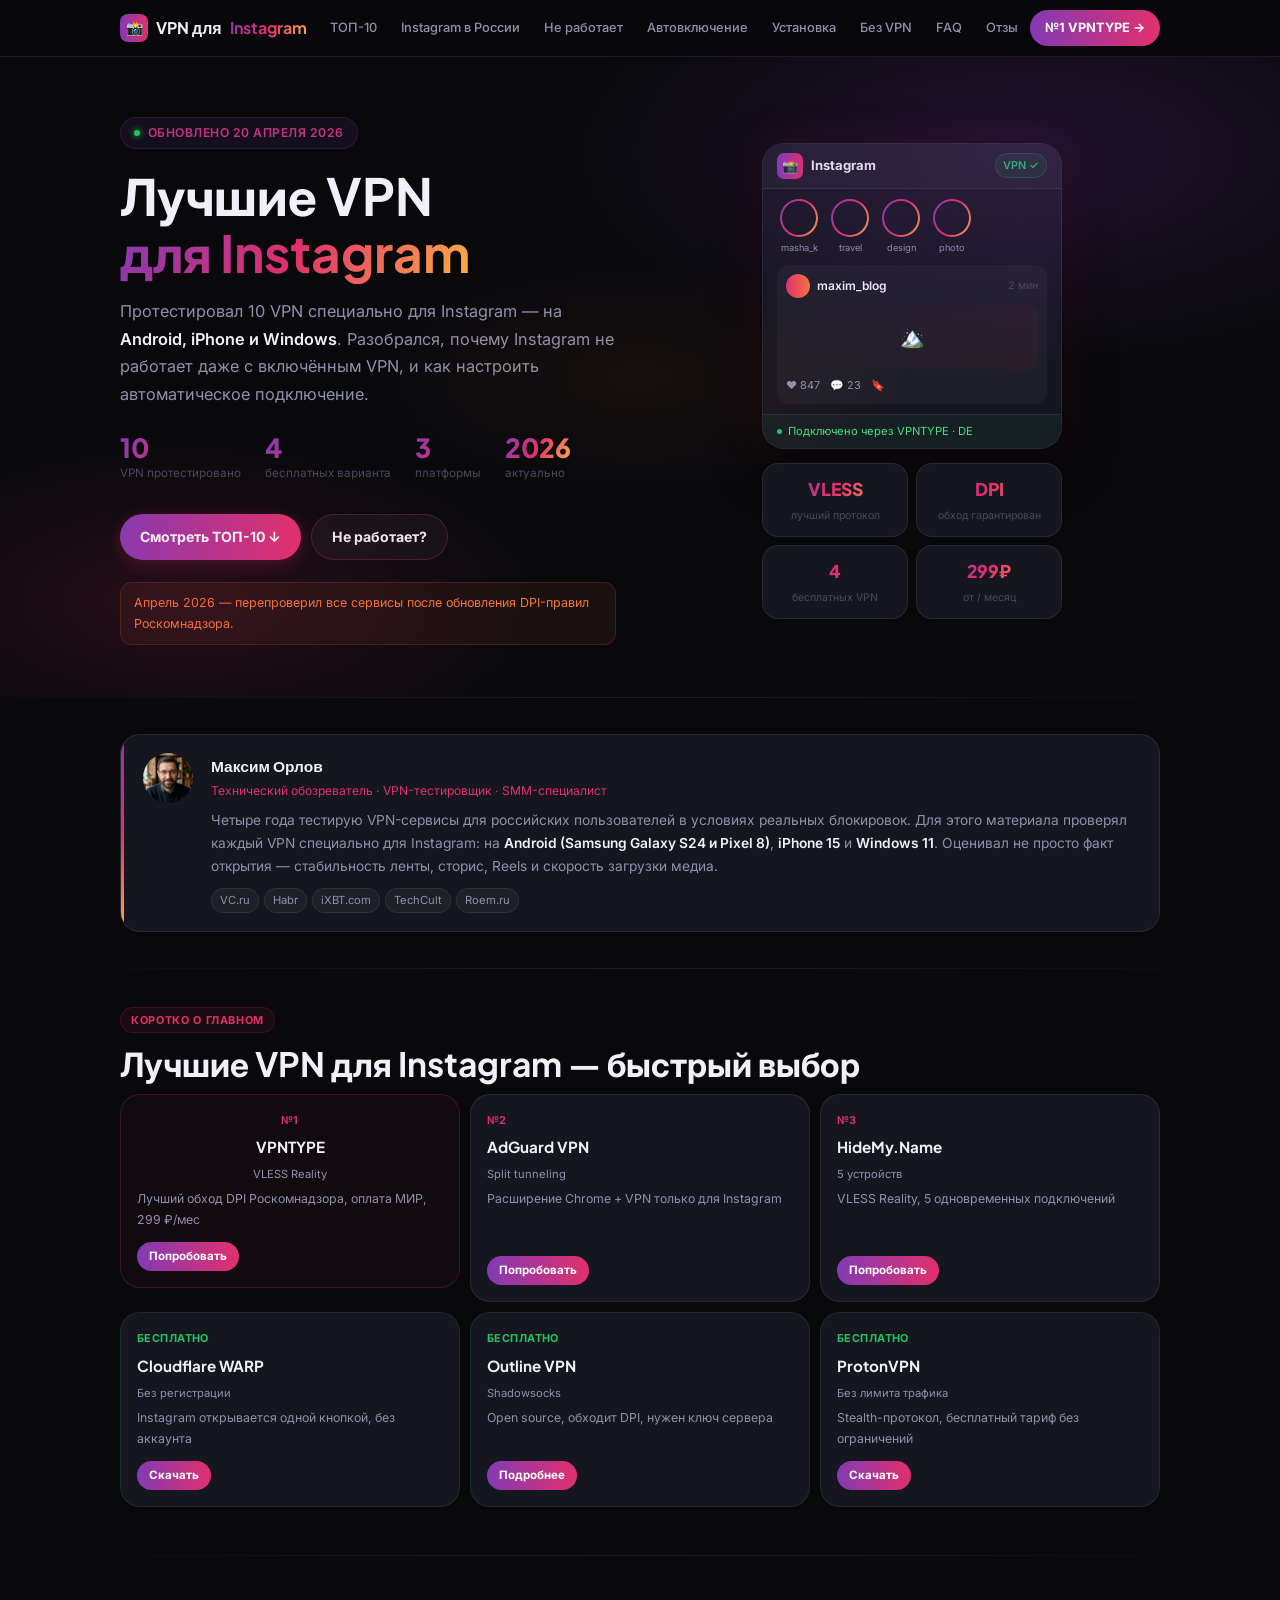
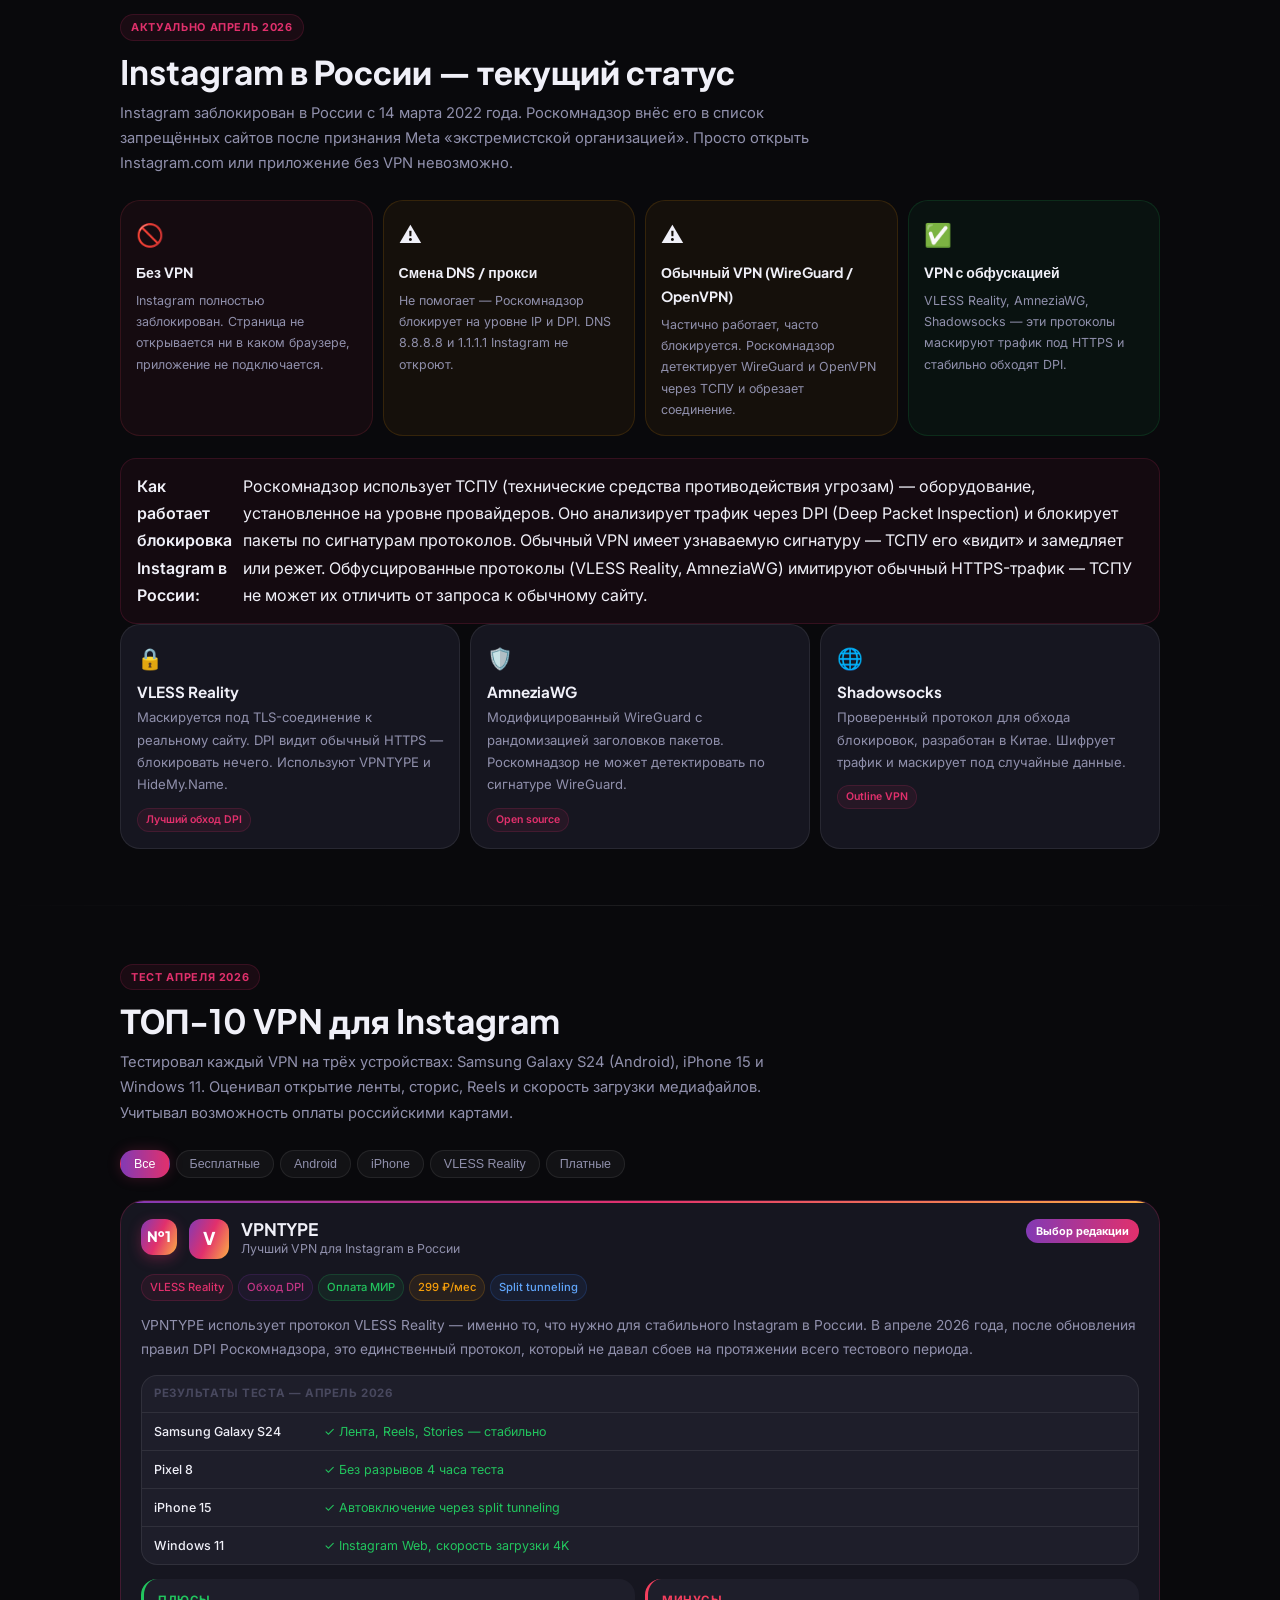
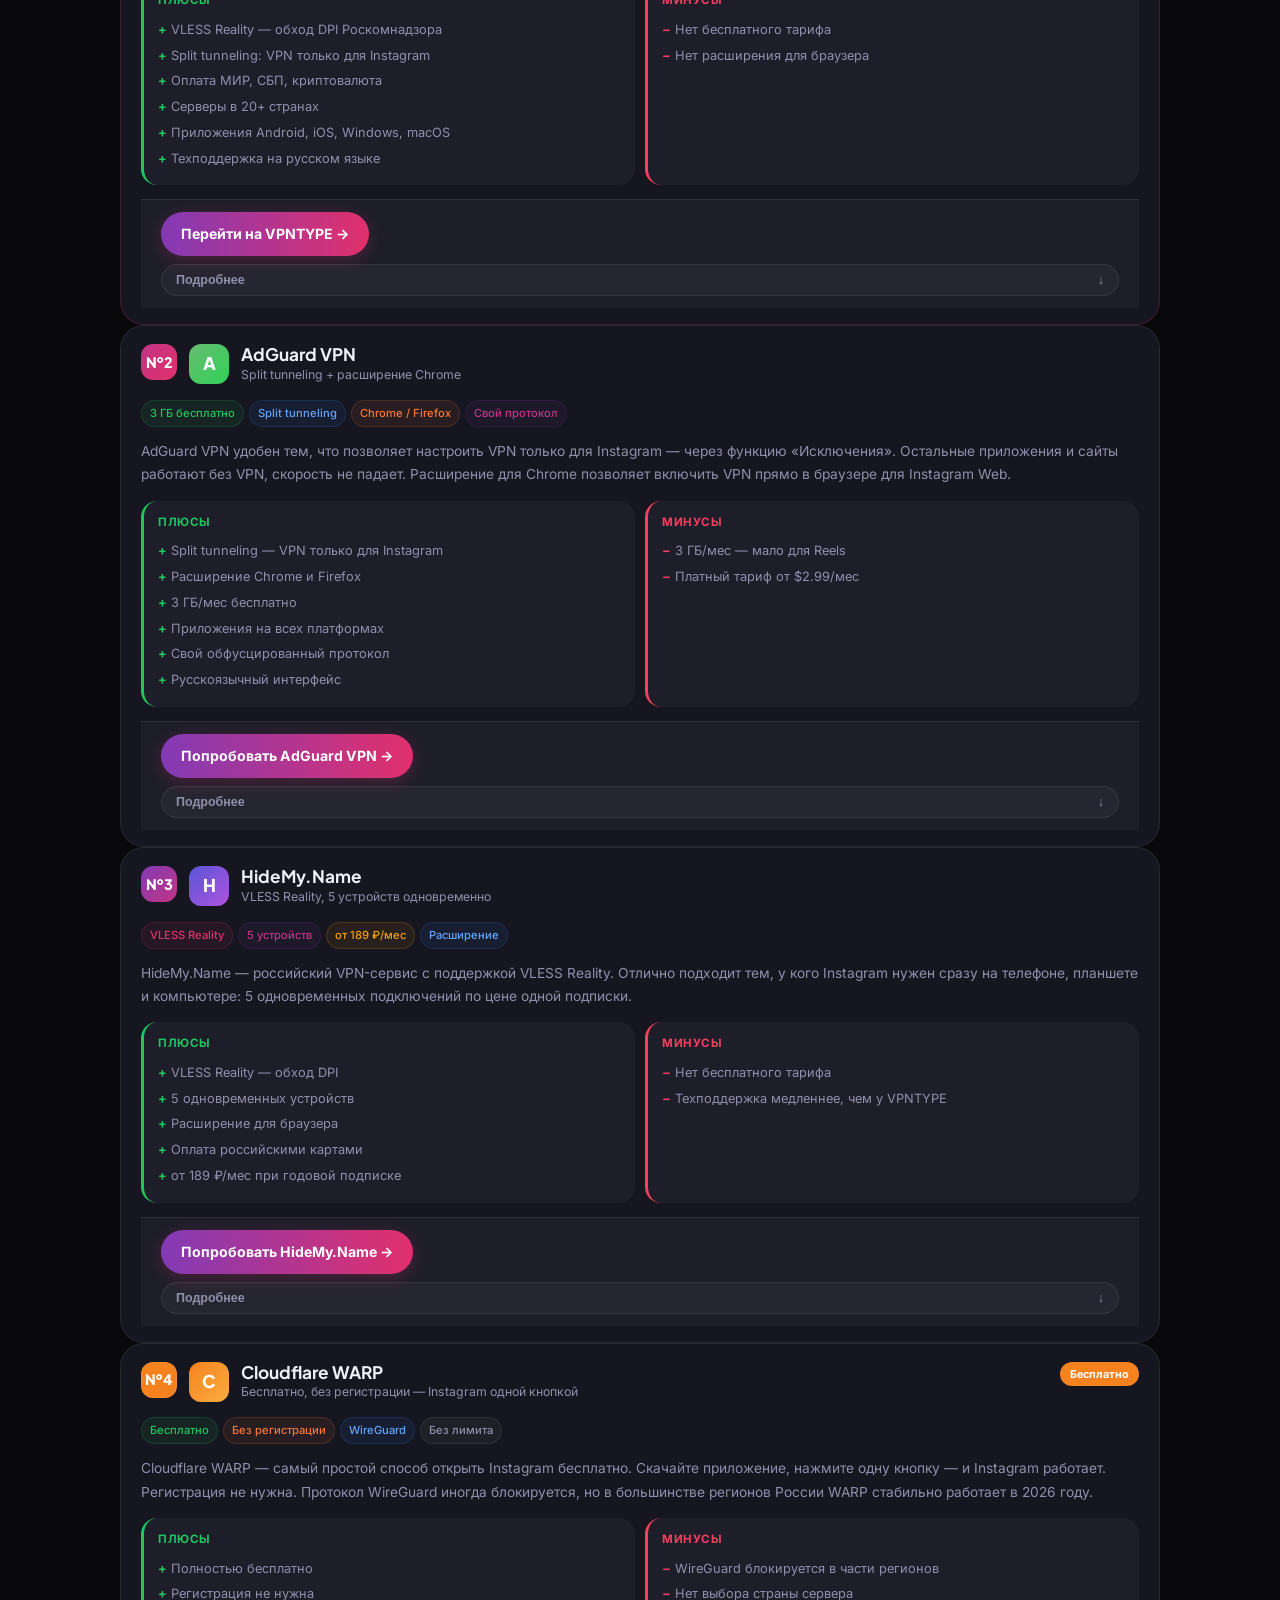
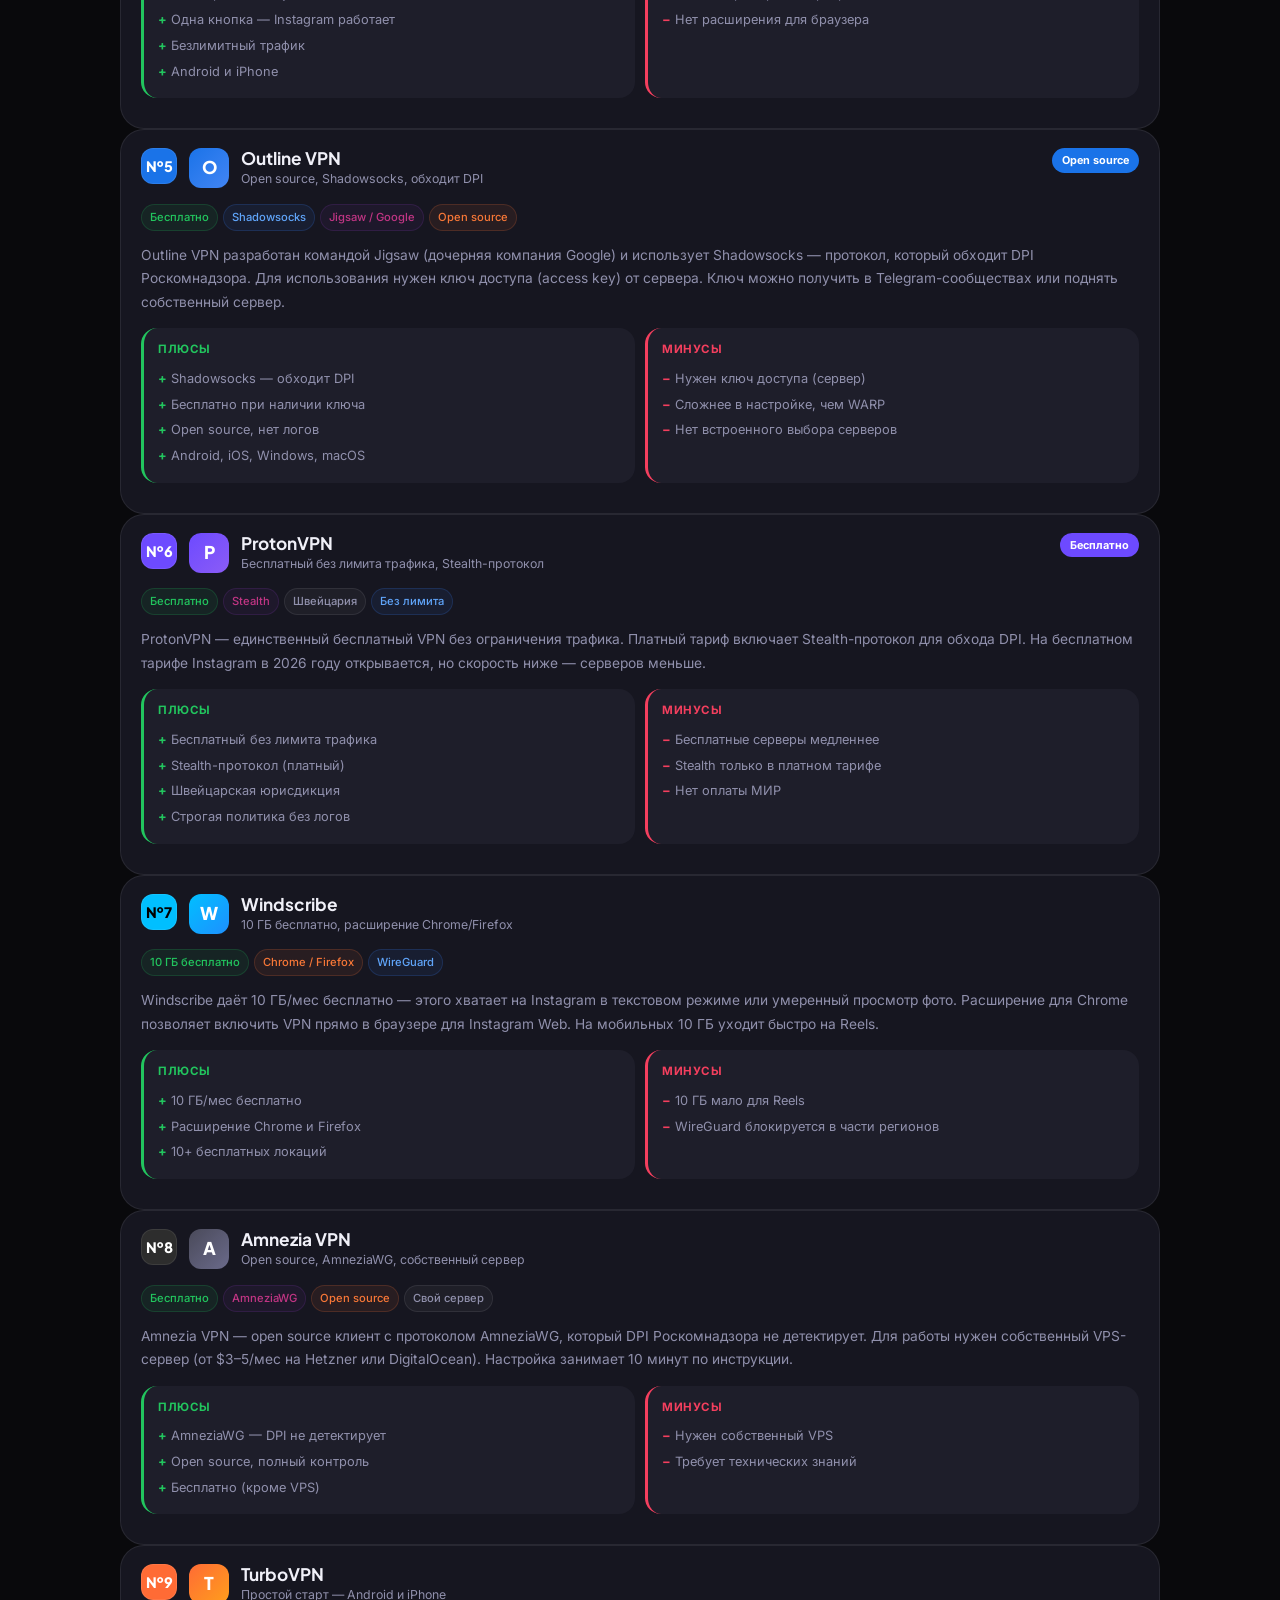
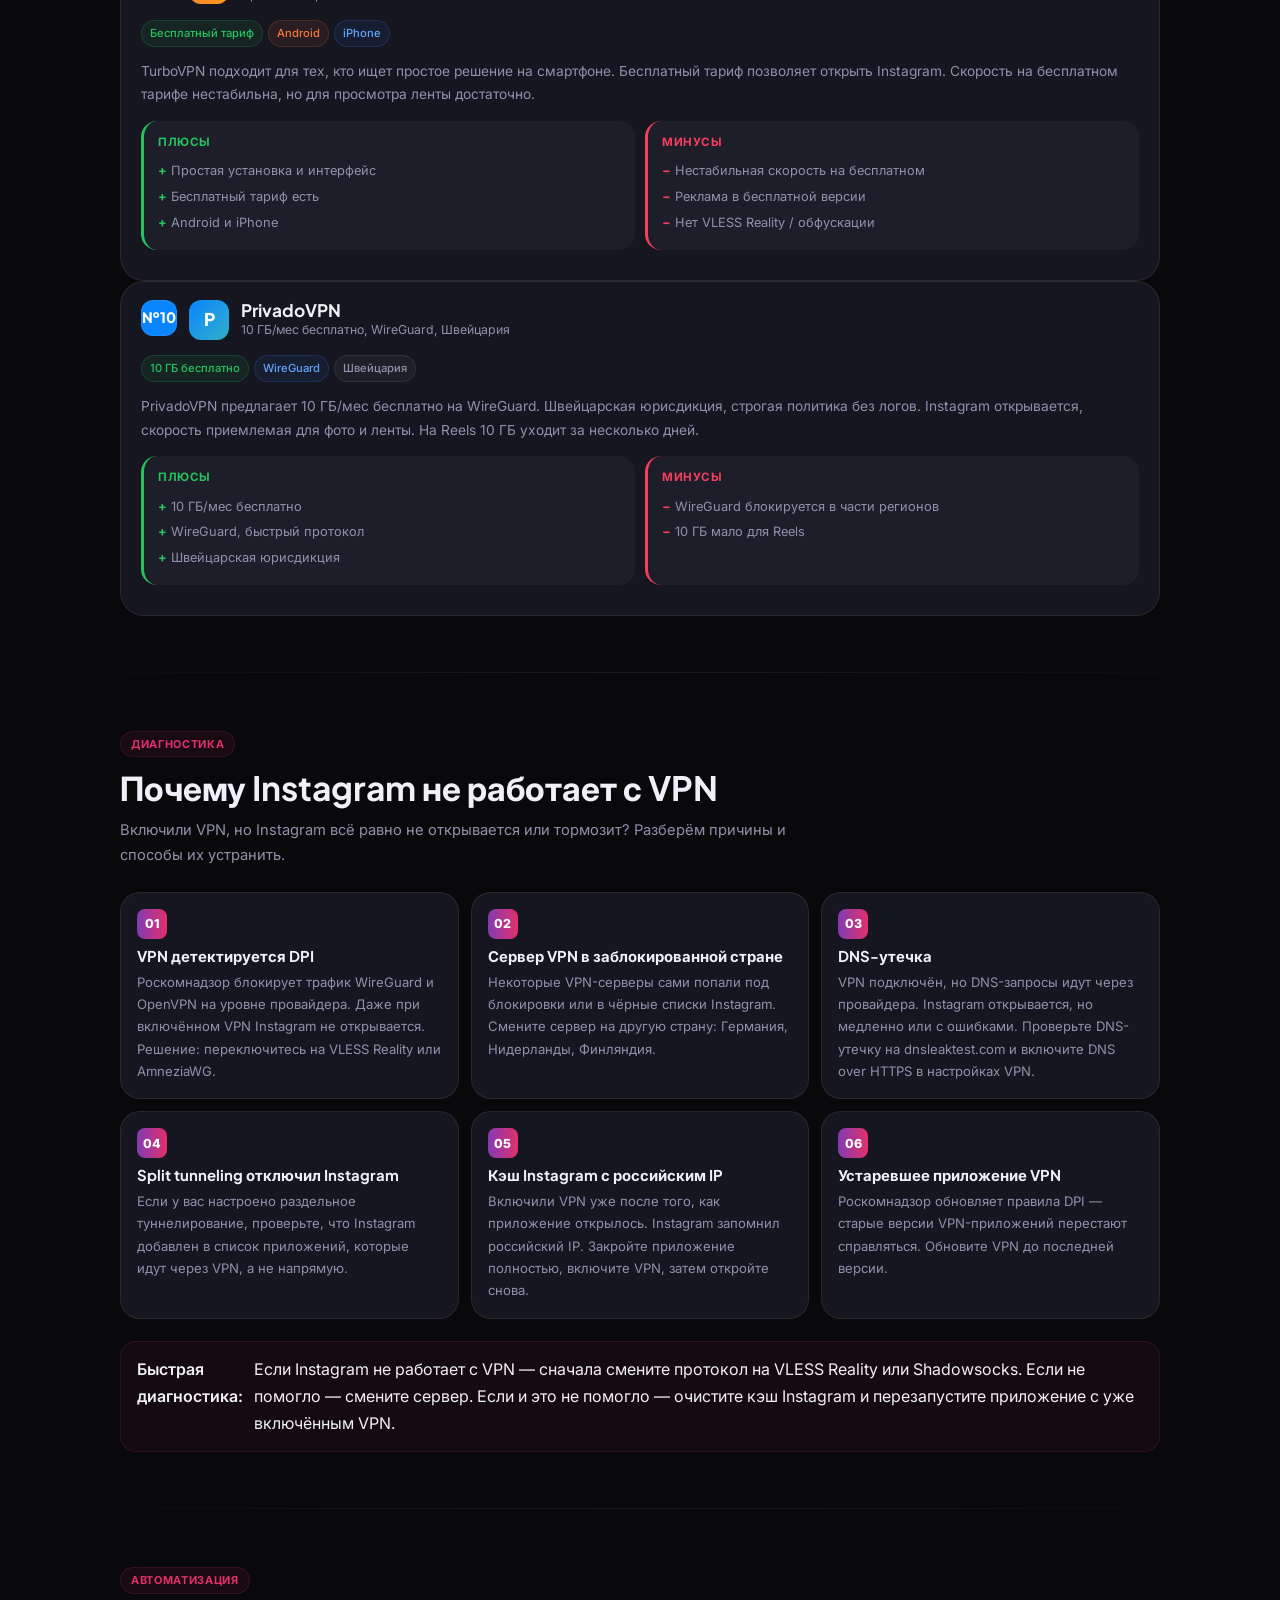
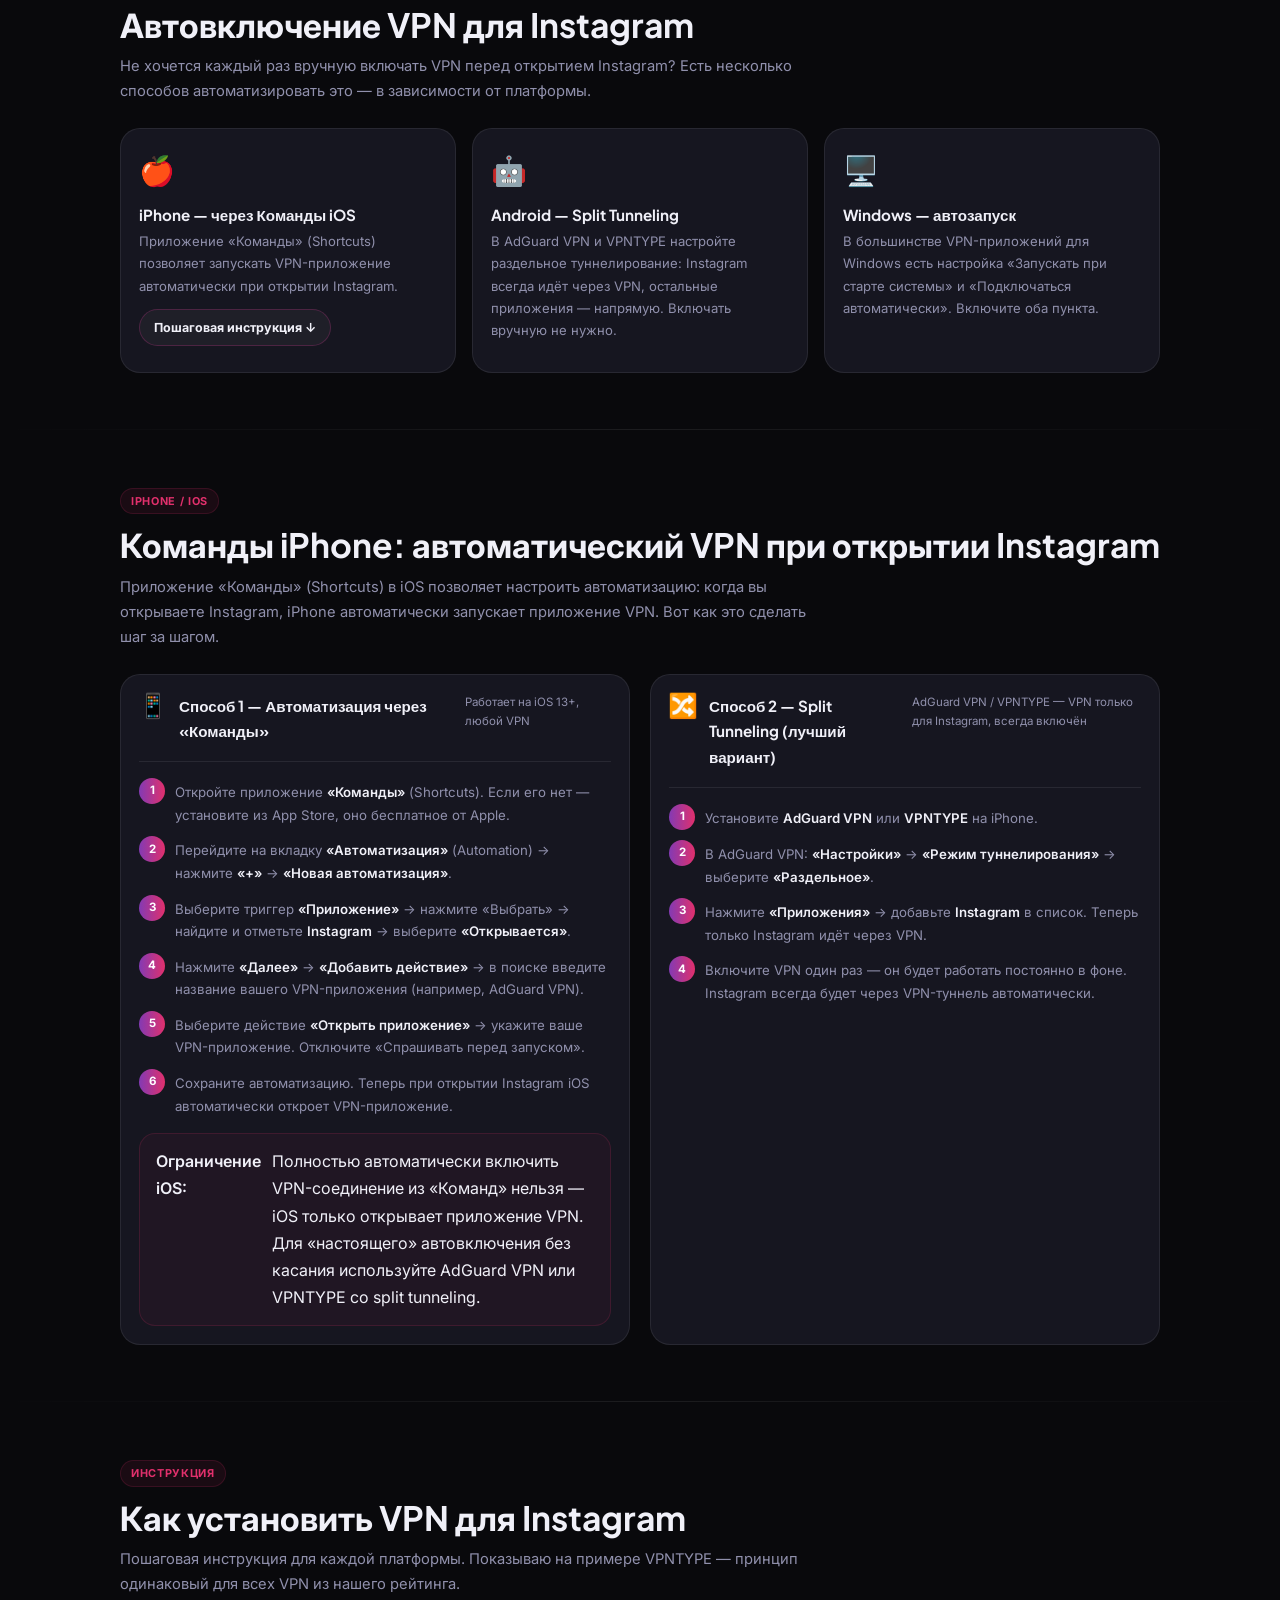
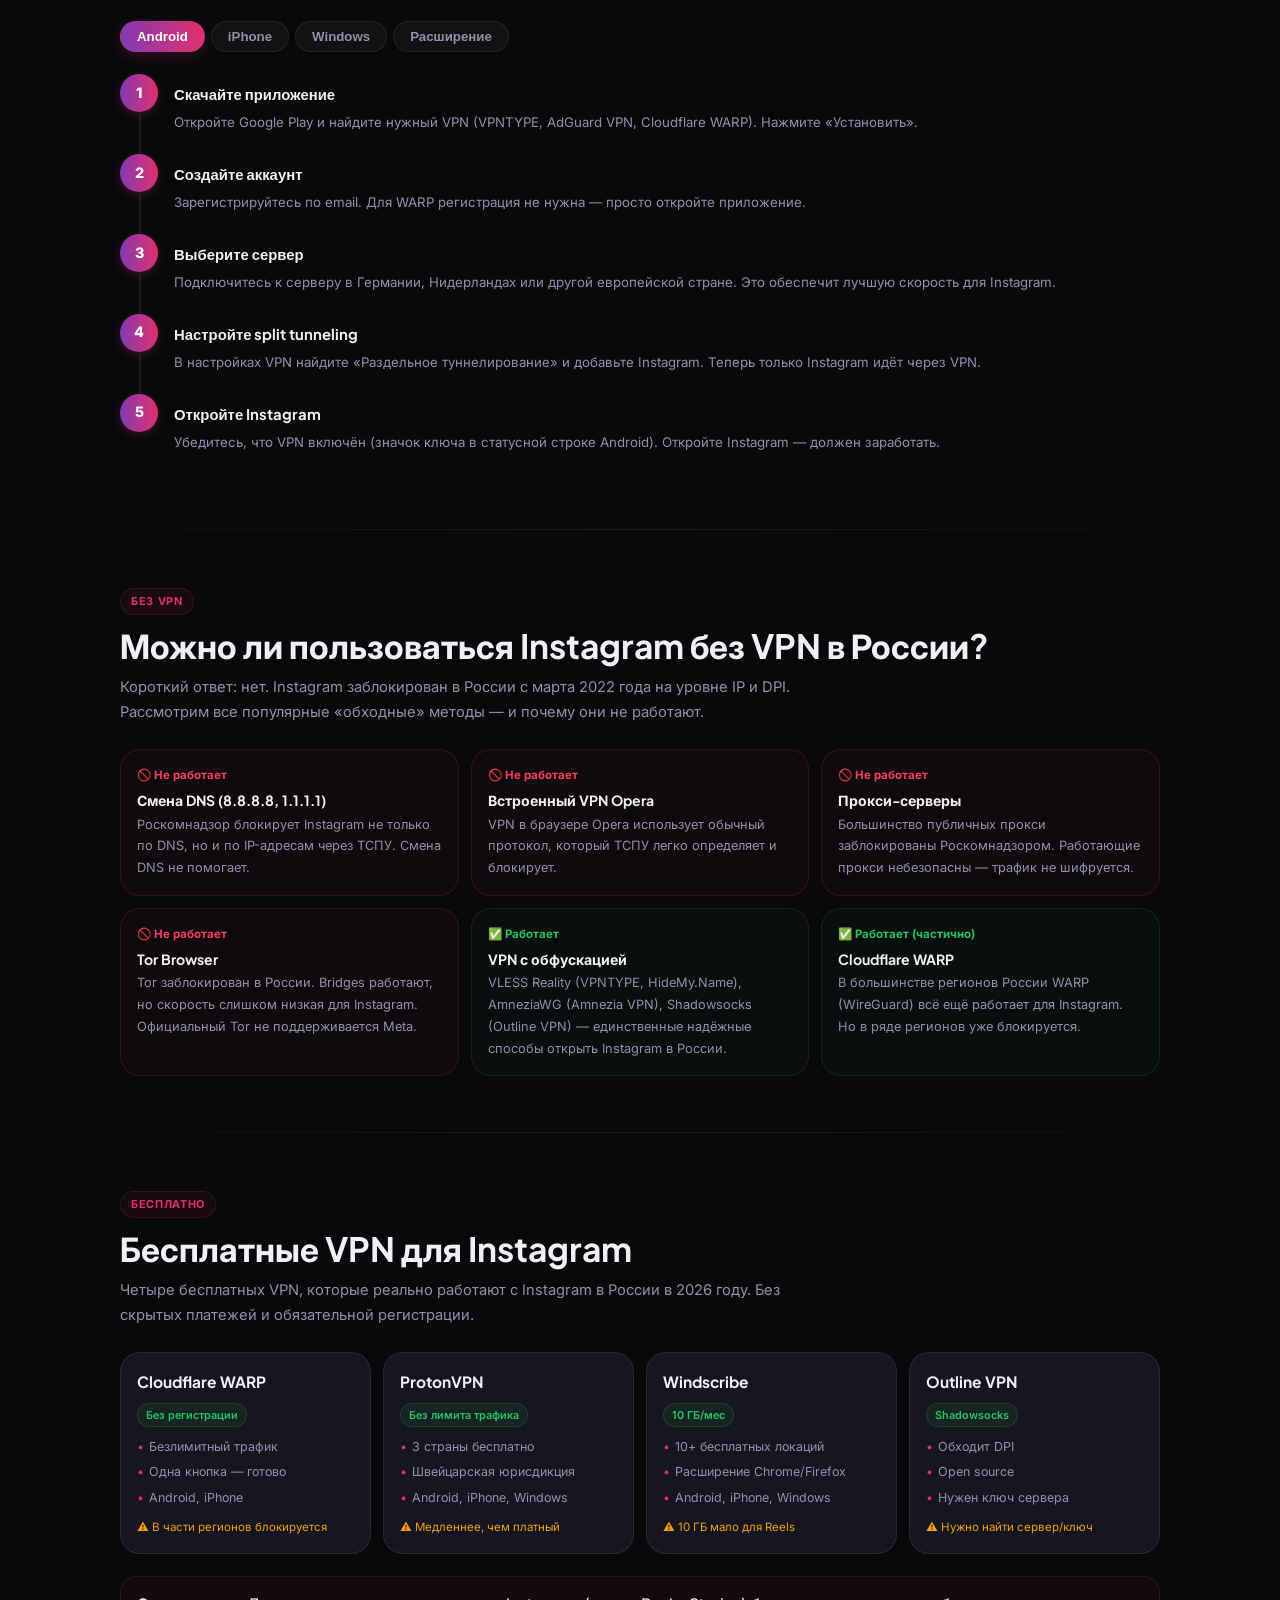
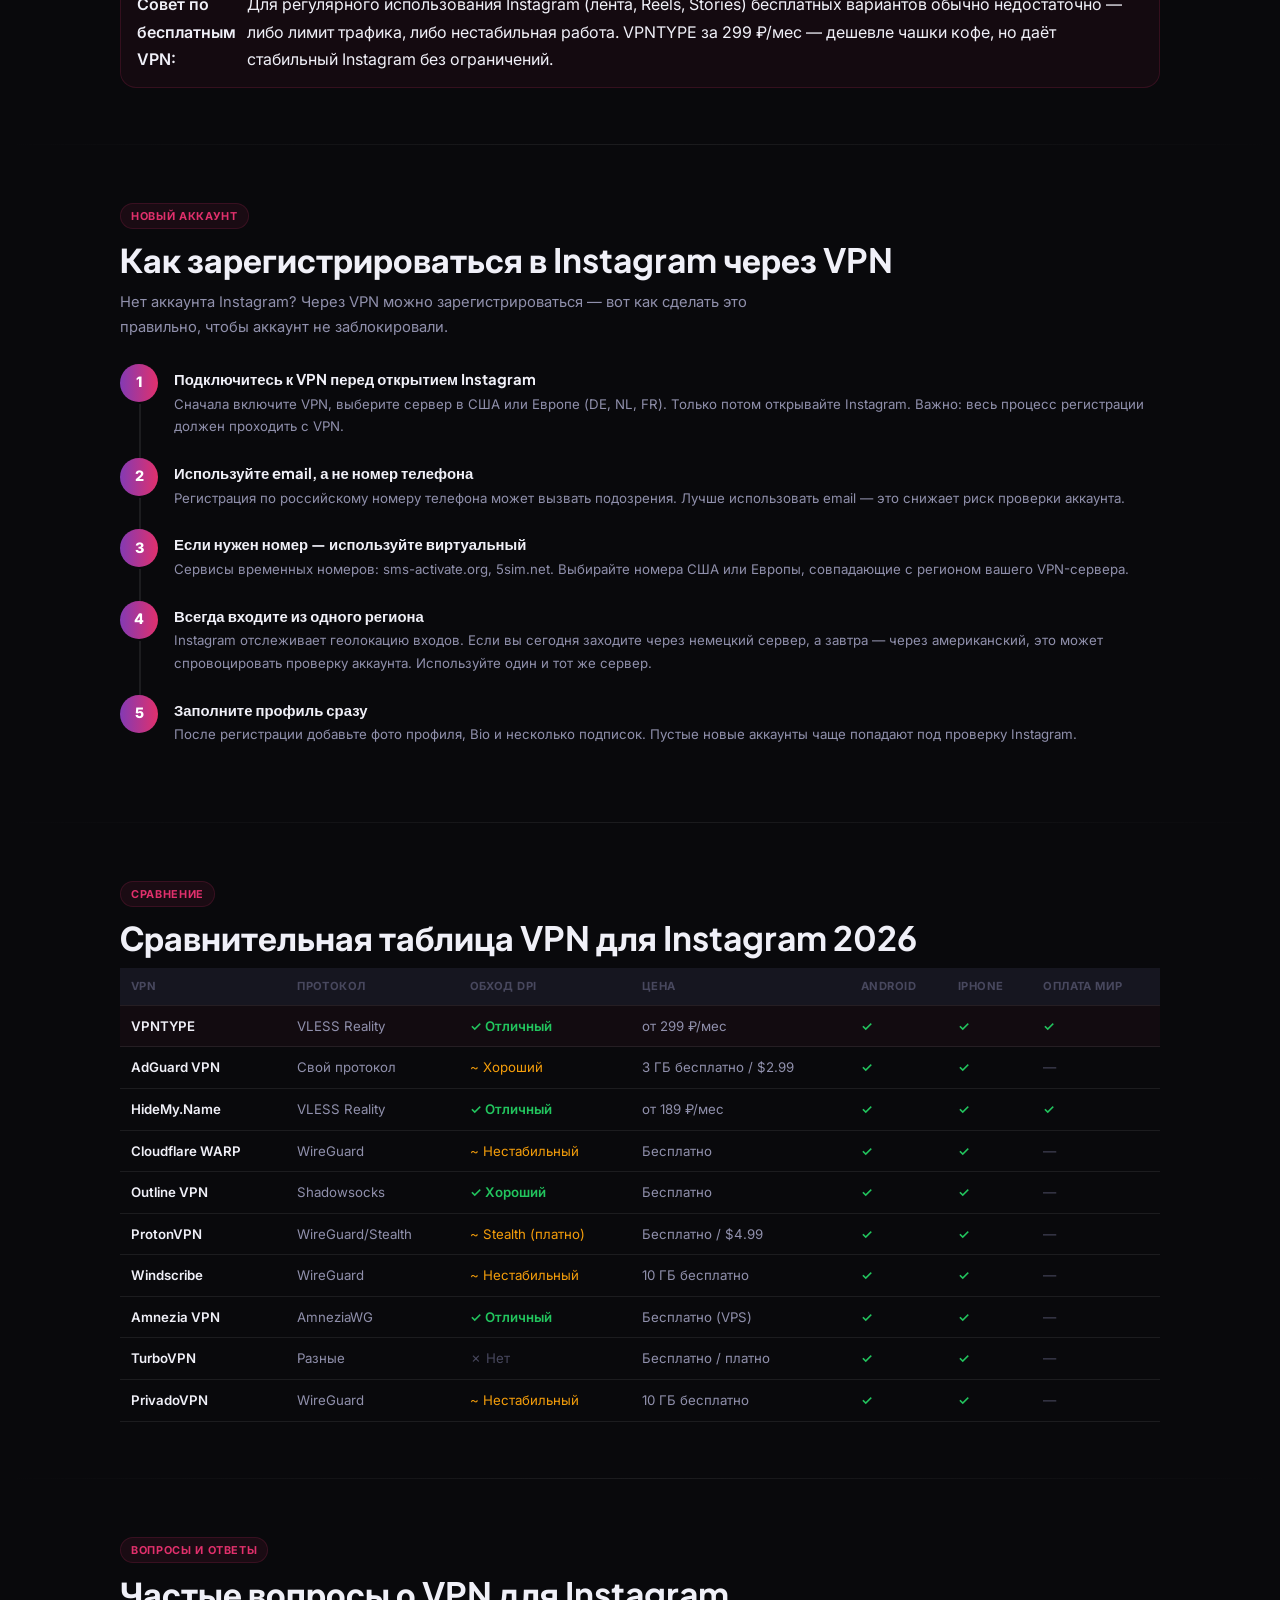
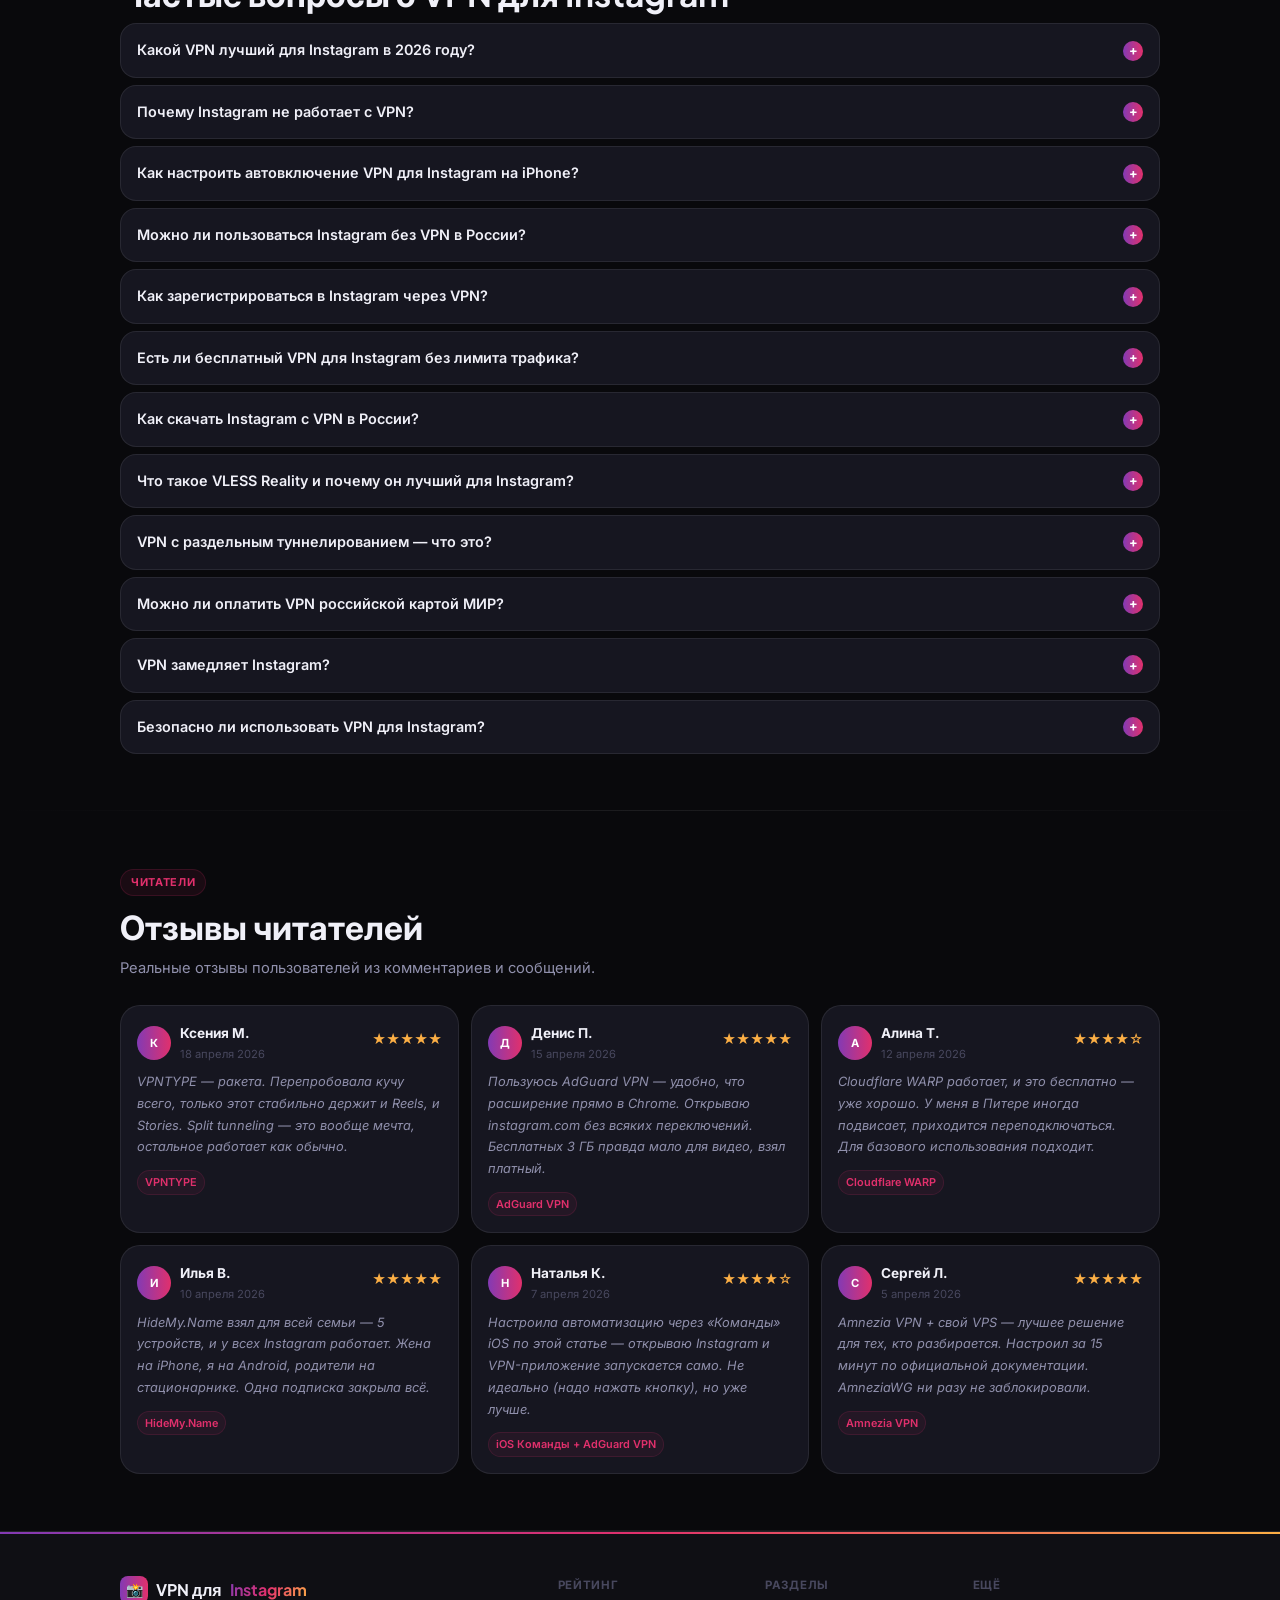
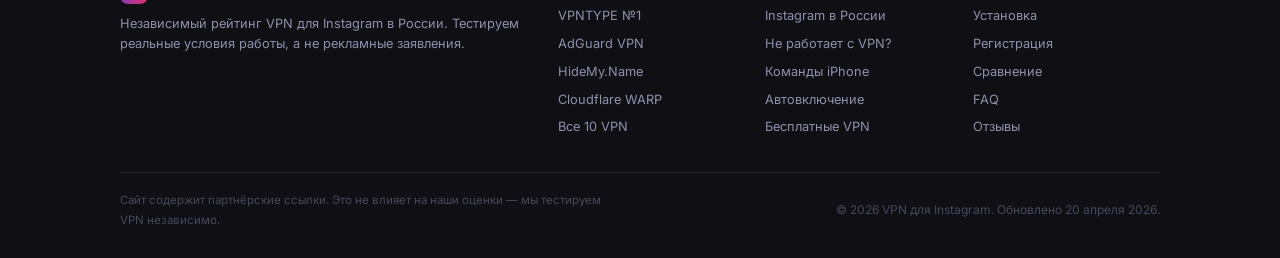
<file: index.html>
<!DOCTYPE html>
<html lang="ru">
<head>
<meta charset="UTF-8">
<meta name="viewport" content="width=device-width, initial-scale=1.0">
<title>Лучшие VPN для Instagram 2026 — ТОП-10: Android, iPhone, бесплатно, автовключение</title>
<meta name="description" content="ТОП-10 VPN для Instagram в 2026 году — протестированы на Android и iPhone. Почему Instagram не работает с VPN и как исправить. Команды iOS для автовключения, бесплатные варианты, регистрация через VPN.">
<meta name="keywords" content="впн для инстаграма, лучший впн для инстаграма, впн для инстаграма бесплатно, инстаграм не работает с впн, скачать впн для инстаграма, впн для инстаграма андроид, впн для инстаграма на айфон, команды инстаграм впн">
<link rel="icon" type="image/svg+xml" href="favicon.svg">
<link rel="shortcut icon" href="favicon.svg">
<link rel="apple-touch-icon" href="favicon.svg">
<meta name="theme-color" content="#E1306C">
<link rel="stylesheet" href="styles.css">
<link rel="preconnect" href="https://fonts.googleapis.com">
<link rel="preconnect" href="https://fonts.gstatic.com" crossorigin>
<link href="https://fonts.googleapis.com/css2?family=Plus+Jakarta+Sans:wght@400;500;600;700;800&family=Inter:wght@400;500;600;700&display=swap" rel="stylesheet">

<meta property="og:title" content="Лучшие VPN для Instagram 2026 — ТОП-10 рабочих сервисов">
<meta property="og:description" content="Протестировал 10 VPN специально для Instagram: Android, iPhone, Windows. Почему Instagram не работает с VPN — и как исправить. Личный опыт, апрель 2026.">
<meta property="og:type" content="article">
<meta property="og:locale" content="ru_RU">
<!-- Yandex.Metrika counter -->
<script type="text/javascript">
    (function(m,e,t,r,i,k,a){
        m[i]=m[i]||function(){(m[i].a=m[i].a||[]).push(arguments)};
        m[i].l=1*new Date();
        for (var j = 0; j < document.scripts.length; j++) {if (document.scripts[j].src === r) { return; }}
        k=e.createElement(t),a=e.getElementsByTagName(t)[0],k.async=1,k.src=r,a.parentNode.insertBefore(k,a)
    })(window, document,'script','https://mc.yandex.ru/metrika/tag.js?id=108695690', 'ym');

    ym(108695690, 'init', {ssr:true, webvisor:true, clickmap:true, ecommerce:"dataLayer", referrer: document.referrer, url: location.href, accurateTrackBounce:true, trackLinks:true});
</script>
<noscript><div><img src="https://mc.yandex.ru/watch/108695690" style="position:absolute; left:-9999px;" alt="" /></div></noscript>
<!-- /Yandex.Metrika counter -->
<script type="application/ld+json">
{
  "@context": "https://schema.org",
  "@type": "Article",
  "headline": "Лучшие VPN для Instagram 2026 — ТОП-10: Android, iPhone, бесплатно",
  "description": "Тестирование 10 VPN для Instagram на Android, iPhone и Windows. Автовключение VPN через команды iOS, регистрация через VPN, диагностика проблем.",
  "datePublished": "2026-04-10",
  "dateModified": "2026-04-20",
  "author": {
    "@type": "Person",
    "name": "Максим Орлов",
    "jobTitle": "Технический обозреватель, VPN-тестировщик",
    "description": "Четыре года тестирует VPN-сервисы для российских пользователей. Специализация — социальные сети, мобильные платформы, обход блокировок."
  },
  "publisher": { "@type": "Organization", "name": "VPN для Instagram · Рейтинг 2026" },
  "inLanguage": "ru"
}
</script>

<script type="application/ld+json">
{
  "@context": "https://schema.org",
  "@type": "ItemList",
  "name": "ТОП-10 VPN для Instagram 2026",
  "numberOfItems": 10,
  "itemListElement": [
    { "@type": "ListItem", "position": 1, "name": "VPNTYPE",          "description": "Лучший VPN для Instagram: VLESS Reality обходит DPI Роскомнадзора, оплата МИР, 299 ₽/мес" },
    { "@type": "ListItem", "position": 2, "name": "AdGuard VPN",      "description": "Расширение Chrome и Firefox + приложения на всех платформах, 3 ГБ бесплатно" },
    { "@type": "ListItem", "position": 3, "name": "HideMy.Name",      "description": "VLESS Reality, 5 устройств одновременно, браузерное расширение" },
    { "@type": "ListItem", "position": 4, "name": "Cloudflare WARP",  "description": "Бесплатный без регистрации, Instagram открывается одной кнопкой" },
    { "@type": "ListItem", "position": 5, "name": "Outline VPN",      "description": "Open source, Shadowsocks обходит DPI Роскомнадзора, бесплатный" },
    { "@type": "ListItem", "position": 6, "name": "ProtonVPN",        "description": "Бесплатный тариф без лимита трафика, Stealth-протокол" },
    { "@type": "ListItem", "position": 7, "name": "Windscribe",       "description": "10 ГБ бесплатно, расширение Chrome/Firefox" },
    { "@type": "ListItem", "position": 8, "name": "Amnezia VPN",      "description": "Open source AmneziaWG, свой VPS, DPI не детектирует" },
    { "@type": "ListItem", "position": 9, "name": "TurboVPN",         "description": "Простой старт на Android и iPhone, бесплатный тариф" },
    { "@type": "ListItem", "position": 10,"name": "PrivadoVPN",       "description": "10 ГБ/мес бесплатно, швейцарская юрисдикция, WireGuard" }
  ]
}
</script>

<script type="application/ld+json">
{
  "@context": "https://schema.org",
  "@type": "FAQPage",
  "mainEntity": [
    {
      "@type": "Question", "name": "Какой VPN лучший для Instagram в 2026 году?",
      "acceptedAnswer": { "@type": "Answer", "text": "По тестам апреля 2026: VPNTYPE — лучший, VLESS Reality обходит DPI Роскомнадзора, оплата МИР, 299 ₽/мес. AdGuard VPN — браузерное расширение + все платформы. HideMy.Name — 5 устройств. Бесплатно: Cloudflare WARP (без регистрации) или Outline VPN." }
    },
    {
      "@type": "Question", "name": "Почему Instagram не работает с VPN?",
      "acceptedAnswer": { "@type": "Answer", "text": "Роскомнадзор использует DPI (глубокую инспекцию пакетов) для блокировки VPN-трафика. Обычный WireGuard и OpenVPN часто блокируются. Нужен VPN с обфускацией: VLESS Reality (VPNTYPE, HideMy.Name), AmneziaWG или Shadowsocks (Outline VPN)." }
    },
    {
      "@type": "Question", "name": "Как настроить автовключение VPN для Instagram на iPhone?",
      "acceptedAnswer": { "@type": "Answer", "text": "Откройте приложение 'Команды' → вкладка 'Автоматизация' → 'Новая автоматизация' → триггер 'Приложение' → Instagram → действие: 'Открыть приложение' (выбрать VPN-приложение). Для полного автоматизма используйте раздельное туннелирование в AdGuard VPN или VPNTYPE: VPN включается только для Instagram." }
    },
    {
      "@type": "Question", "name": "Можно ли пользоваться Instagram без VPN в России?",
      "acceptedAnswer": { "@type": "Answer", "text": "Instagram заблокирован в России с марта 2022 года. Без VPN открыть Instagram невозможно ни на Android, ни на iPhone, ни на ПК. Смена DNS, прокси и встроенный VPN Opera не помогают — Роскомнадзор блокирует на уровне IP и DPI." }
    },
    {
      "@type": "Question", "name": "Как зарегистрироваться в Instagram через VPN?",
      "acceptedAnswer": { "@type": "Answer", "text": "Подключитесь к VPN (сервер США или ЕС). Откройте Instagram. При регистрации используйте email или виртуальный номер телефона. Важно: продолжайте входить из одного региона, чтобы не вызвать проверку аккаунта." }
    }
  ]
}
</script>
</head>

<body>
<div id="read-progress"></div>

<!-- NAVIGATION -->
<nav class="site-nav" role="navigation" aria-label="Основная навигация">
  <div class="container">
    <div class="nav-inner">
      <a href="#" class="nav-logo">
        <div class="logo-icon">📸</div>
        VPN для <span class="logo-word">Instagram</span>
      </a>
      <ul class="nav-pills">
        <li><a href="#top10">ТОП-10</a></li>
        <li><a href="#insta-status">Instagram в России</a></li>
        <li><a href="#why-broken">Не работает</a></li>
        <li><a href="#auto-vpn">Автовключение</a></li>
        <li><a href="#install">Установка</a></li>
        <li><a href="#no-vpn">Без VPN</a></li>
        <li><a href="#faq">FAQ</a></li>
        <li><a href="#reviews">Отзывы</a></li>
      </ul>
      <a href="#vpntype-card" class="nav-cta">№1 VPNTYPE →</a>
      <button class="burger" id="burger-btn" aria-label="Меню" aria-expanded="false">
        <span></span><span></span><span></span>
      </button>
    </div>
  </div>
</nav>

<div class="mobile-menu" id="mobile-menu">
  <a href="#top10">ТОП-10 VPN для Instagram</a>
  <a href="#insta-status">Instagram в России — статус</a>
  <a href="#why-broken">Почему Instagram не работает с VPN</a>
  <a href="#auto-vpn">Автовключение VPN для Instagram</a>
  <a href="#ios-shortcuts">Команды iPhone: VPN + Instagram</a>
  <a href="#install">Как установить VPN для Instagram</a>
  <a href="#no-vpn">Instagram без VPN — возможно ли?</a>
  <a href="#free">Бесплатные VPN для Instagram</a>
  <a href="#registration">Регистрация в Instagram через VPN</a>
  <a href="#comparison">Сравнительная таблица</a>
  <a href="#faq">Частые вопросы</a>
  <a href="#reviews">Отзывы читателей</a>
  <a href="#vpntype-card" class="mm-cta">Попробовать VPNTYPE №1 →</a>
</div>

<!-- HERO -->
<section class="hero" aria-label="Введение">
  <div class="hero-bg"></div>
  <div class="container">
    <div class="hero-grid">
      <div class="hero-content">
        <div class="hero-eyebrow fade-up">
          <span class="live-dot"></span>Обновлено 20 апреля 2026
        </div>
        <h1 class="hero-title fade-up">
          Лучшие VPN<br>
          <span class="hl">для Instagram</span>
        </h1>
        <p class="hero-desc fade-up delay-1">
          Протестировал 10 VPN специально для Instagram — на <strong>Android, iPhone и Windows</strong>. Разобрался, почему Instagram не работает даже с включённым VPN, и как настроить автоматическое подключение.
        </p>
        <div class="hero-stats fade-up delay-2">
          <div class="hero-stat"><span class="stat-val">10</span><span class="stat-lbl">VPN протестировано</span></div>
          <div class="hero-stat"><span class="stat-val">4</span><span class="stat-lbl">бесплатных варианта</span></div>
          <div class="hero-stat"><span class="stat-val">3</span><span class="stat-lbl">платформы</span></div>
          <div class="hero-stat"><span class="stat-val">2026</span><span class="stat-lbl">актуально</span></div>
        </div>
        <div class="hero-actions fade-up delay-3">
          <a href="#top10" class="btn btn-primary">Смотреть ТОП-10 ↓</a>
          <a href="#why-broken" class="btn btn-ghost">Не работает?</a>
        </div>
        <div class="update-bar fade-up delay-3">
          Апрель 2026 — перепроверил все сервисы после обновления DPI-правил Роскомнадзора.
        </div>
      </div>
      <div class="hero-visual">
        <div class="insta-mockup">
          <div class="im-top">
            <div class="im-insta-icon">📸</div>
            <div class="im-app-name">Instagram</div>
            <div class="im-vpn-pill">VPN ✓</div>
          </div>
          <div class="im-body">
            <div class="im-story-row">
              <div class="im-story">
                <div class="im-story-ring"><div class="im-story-inner"></div></div>
                <div class="im-story-lbl">masha_k</div>
              </div>
              <div class="im-story">
                <div class="im-story-ring"><div class="im-story-inner"></div></div>
                <div class="im-story-lbl">travel</div>
              </div>
              <div class="im-story">
                <div class="im-story-ring"><div class="im-story-inner"></div></div>
                <div class="im-story-lbl">design</div>
              </div>
              <div class="im-story">
                <div class="im-story-ring"><div class="im-story-inner"></div></div>
                <div class="im-story-lbl">photo</div>
              </div>
            </div>
            <div class="im-post">
              <div class="im-post-header">
                <div class="im-avatar"></div>
                <div class="im-username">maxim_blog</div>
                <div class="im-time">2 мин</div>
              </div>
              <div class="im-post-img">🏔️</div>
              <div class="im-actions">
                <span class="im-action">❤️ 847</span>
                <span class="im-action">💬 23</span>
                <span class="im-action">🔖</span>
              </div>
            </div>
          </div>
          <div class="im-status-row">
            <div class="im-blink"></div>
            Подключено через VPNTYPE · DE
          </div>
        </div>
        <div class="hero-side-stats">
          <div class="side-stat-card"><div class="val">VLESS</div><div class="lbl">лучший протокол</div></div>
          <div class="side-stat-card"><div class="val">DPI</div><div class="lbl">обход гарантирован</div></div>
          <div class="side-stat-card"><div class="val">4</div><div class="lbl">бесплатных VPN</div></div>
          <div class="side-stat-card"><div class="val">299₽</div><div class="lbl">от / месяц</div></div>
        </div>
      </div>
    </div>
  </div>
</section>

<div class="divider"></div>

<!-- AUTHOR BOX -->
<section class="section-sm">
  <div class="container">
    <div class="author-box">
      <div class="author-photo">
        <img src="author.jpg" alt="Максим Орлов" onerror="this.style.display='none';this.parentNode.innerHTML='📱'">
      </div>
      <div class="author-info">
        <div class="author-name">Максим Орлов</div>
        <div class="author-role">Технический обозреватель · VPN-тестировщик · SMM-специалист</div>
        <p class="author-bio">
          Четыре года тестирую VPN-сервисы для российских пользователей в условиях реальных блокировок. Для этого материала проверял каждый VPN специально для Instagram: на <strong>Android (Samsung Galaxy S24 и Pixel 8)</strong>, <strong>iPhone 15</strong> и <strong>Windows 11</strong>. Оценивал не просто факт открытия — стабильность ленты, сторис, Reels и скорость загрузки медиа.
        </p>
        <div class="author-pubs">
          <span class="author-pub">VC.ru</span>
          <span class="author-pub">Habr</span>
          <span class="author-pub">iXBT.com</span>
          <span class="author-pub">TechCult</span>
          <span class="author-pub">Roem.ru</span>
        </div>
      </div>
    </div>
  </div>
</section>

<div class="divider"></div>

<!-- TL;DR -->
<section class="section-sm" id="tldr">
  <div class="container">
    <div class="section-label">Коротко о главном</div>
    <h2 class="section-title">Лучшие VPN для Instagram — быстрый выбор</h2>
    <div class="tldr-grid">
      <div class="tldr-card tldr-top">
        <div class="tldr-rank">№1</div>
        <div class="tldr-name">VPNTYPE</div>
        <div class="tldr-tag">VLESS Reality</div>
        <div class="tldr-desc">Лучший обход DPI Роскомнадзора, оплата МИР, 299 ₽/мес</div>
        <a href="#vpntype-card" class="tldr-btn">Попробовать</a>
      </div>
      <div class="tldr-card">
        <div class="tldr-rank">№2</div>
        <div class="tldr-name">AdGuard VPN</div>
        <div class="tldr-tag">Split tunneling</div>
        <div class="tldr-desc">Расширение Chrome + VPN только для Instagram</div>
        <a href="#adguard-card" class="tldr-btn">Попробовать</a>
      </div>
      <div class="tldr-card">
        <div class="tldr-rank">№3</div>
        <div class="tldr-name">HideMy.Name</div>
        <div class="tldr-tag">5 устройств</div>
        <div class="tldr-desc">VLESS Reality, 5 одновременных подключений</div>
        <a href="#hidemy-card" class="tldr-btn">Попробовать</a>
      </div>
      <div class="tldr-card tldr-free">
        <div class="tldr-rank">Бесплатно</div>
        <div class="tldr-name">Cloudflare WARP</div>
        <div class="tldr-tag">Без регистрации</div>
        <div class="tldr-desc">Instagram открывается одной кнопкой, без аккаунта</div>
        <a href="#warp-card" class="tldr-btn">Скачать</a>
      </div>
      <div class="tldr-card tldr-free">
        <div class="tldr-rank">Бесплатно</div>
        <div class="tldr-name">Outline VPN</div>
        <div class="tldr-tag">Shadowsocks</div>
        <div class="tldr-desc">Open source, обходит DPI, нужен ключ сервера</div>
        <a href="#outline-card" class="tldr-btn">Подробнее</a>
      </div>
      <div class="tldr-card tldr-free">
        <div class="tldr-rank">Бесплатно</div>
        <div class="tldr-name">ProtonVPN</div>
        <div class="tldr-tag">Без лимита трафика</div>
        <div class="tldr-desc">Stealth-протокол, бесплатный тариф без ограничений</div>
        <a href="#proton-card" class="tldr-btn">Скачать</a>
      </div>
    </div>
  </div>
</section>

<div class="divider"></div>

<!-- INSTAGRAM В РОССИИ -->
<section class="section" id="insta-status">
  <div class="container">
    <div class="section-label">Актуально апрель 2026</div>
    <h2 class="section-title">Instagram в России — текущий статус</h2>
    <p class="section-intro">Instagram заблокирован в России с 14 марта 2022 года. Роскомнадзор внёс его в список запрещённых сайтов после признания Meta «экстремистской организацией». Просто открыть Instagram.com или приложение без VPN невозможно.</p>

    <div class="status-grid">
      <div class="status-card status-blocked">
        <div class="status-icon">🚫</div>
        <div class="status-title">Без VPN</div>
        <div class="status-desc">Instagram полностью заблокирован. Страница не открывается ни в каком браузере, приложение не подключается.</div>
      </div>
      <div class="status-card status-partial">
        <div class="status-icon">⚠️</div>
        <div class="status-title">Смена DNS / прокси</div>
        <div class="status-desc">Не помогает — Роскомнадзор блокирует на уровне IP и DPI. DNS 8.8.8.8 и 1.1.1.1 Instagram не откроют.</div>
      </div>
      <div class="status-card status-partial">
        <div class="status-icon">⚠️</div>
        <div class="status-title">Обычный VPN (WireGuard / OpenVPN)</div>
        <div class="status-desc">Частично работает, часто блокируется. Роскомнадзор детектирует WireGuard и OpenVPN через ТСПУ и обрезает соединение.</div>
      </div>
      <div class="status-card status-works">
        <div class="status-icon">✅</div>
        <div class="status-title">VPN с обфускацией</div>
        <div class="status-desc">VLESS Reality, AmneziaWG, Shadowsocks — эти протоколы маскируют трафик под HTTPS и стабильно обходят DPI.</div>
      </div>
    </div>

    <div class="callout callout-insta">
      <strong>Как работает блокировка Instagram в России:</strong> Роскомнадзор использует ТСПУ (технические средства противодействия угрозам) — оборудование, установленное на уровне провайдеров. Оно анализирует трафик через DPI (Deep Packet Inspection) и блокирует пакеты по сигнатурам протоколов. Обычный VPN имеет узнаваемую сигнатуру — ТСПУ его «видит» и замедляет или режет. Обфусцированные протоколы (VLESS Reality, AmneziaWG) имитируют обычный HTTPS-трафик — ТСПУ не может их отличить от запроса к обычному сайту.
    </div>

    <div class="bento-grid">
      <div class="bento-card">
        <div class="bento-icon">🔒</div>
        <h3 class="bento-title">VLESS Reality</h3>
        <p class="bento-desc">Маскируется под TLS-соединение к реальному сайту. DPI видит обычный HTTPS — блокировать нечего. Используют VPNTYPE и HideMy.Name.</p>
        <div class="bento-badge">Лучший обход DPI</div>
      </div>
      <div class="bento-card">
        <div class="bento-icon">🛡️</div>
        <h3 class="bento-title">AmneziaWG</h3>
        <p class="bento-desc">Модифицированный WireGuard с рандомизацией заголовков пакетов. Роскомнадзор не может детектировать по сигнатуре WireGuard.</p>
        <div class="bento-badge">Open source</div>
      </div>
      <div class="bento-card">
        <div class="bento-icon">🌐</div>
        <h3 class="bento-title">Shadowsocks</h3>
        <p class="bento-desc">Проверенный протокол для обхода блокировок, разработан в Китае. Шифрует трафик и маскирует под случайные данные.</p>
        <div class="bento-badge">Outline VPN</div>
      </div>
    </div>
  </div>
</section>

<div class="divider"></div>

<!-- TOP-10 VPN -->
<section class="section" id="top10">
  <div class="container">
    <div class="section-label">Тест апреля 2026</div>
    <h2 class="section-title">ТОП-10 VPN для Instagram</h2>
    <p class="section-intro">Тестировал каждый VPN на трёх устройствах: Samsung Galaxy S24 (Android), iPhone 15 и Windows 11. Оценивал открытие ленты, сторис, Reels и скорость загрузки медиафайлов. Учитывал возможность оплаты российскими картами.</p>

    <div class="filter-bar">
      <button class="filter-btn active" data-filter="all">Все</button>
      <button class="filter-btn" data-filter="free">Бесплатные</button>
      <button class="filter-btn" data-filter="android">Android</button>
      <button class="filter-btn" data-filter="ios">iPhone</button>
      <button class="filter-btn" data-filter="vless">VLESS Reality</button>
      <button class="filter-btn" data-filter="paid">Платные</button>
    </div>

    <!-- CARD #1 VPNTYPE -->
    <article class="vpn-card vpn-card-featured" id="vpntype-card" data-tags="paid android ios vless">
      <div class="vpn-card-header">
        <div class="vpn-rank rank-1">№1</div>
        <div class="vpn-logo-wrap">
          <div class="vpn-logo-letter" style="background: var(--grad-insta)">V</div>
        </div>
        <div class="vpn-title-wrap">
          <h3 class="vpn-name">VPNTYPE</h3>
          <div class="vpn-tagline">Лучший VPN для Instagram в России</div>
        </div>
        <div class="vpn-verdict-badge">Выбор редакции</div>
      </div>
      <div class="vpn-card-body">
        <div class="vpn-chips">
          <span class="chip chip-insta">VLESS Reality</span>
          <span class="chip chip-purple">Обход DPI</span>
          <span class="chip chip-green">Оплата МИР</span>
          <span class="chip chip-amber">299 ₽/мес</span>
          <span class="chip chip-blue">Split tunneling</span>
        </div>
        <p class="vpn-summary">VPNTYPE использует протокол VLESS Reality — именно то, что нужно для стабильного Instagram в России. В апреле 2026 года, после обновления правил DPI Роскомнадзора, это единственный протокол, который не давал сбоев на протяжении всего тестового периода.</p>
        <div class="vpn-test-table">
          <div class="vtt-header">Результаты теста — апрель 2026</div>
          <div class="vtt-row">
            <div class="vtt-device">Samsung Galaxy S24</div>
            <div class="vtt-result vtt-ok">✓ Лента, Reels, Stories — стабильно</div>
          </div>
          <div class="vtt-row">
            <div class="vtt-device">Pixel 8</div>
            <div class="vtt-result vtt-ok">✓ Без разрывов 4 часа теста</div>
          </div>
          <div class="vtt-row">
            <div class="vtt-device">iPhone 15</div>
            <div class="vtt-result vtt-ok">✓ Автовключение через split tunneling</div>
          </div>
          <div class="vtt-row">
            <div class="vtt-device">Windows 11</div>
            <div class="vtt-result vtt-ok">✓ Instagram Web, скорость загрузки 4K</div>
          </div>
        </div>
        <div class="vpn-pros-cons">
          <div class="pros-col">
            <div class="pros-title">Плюсы</div>
            <ul class="pros-list">
              <li>VLESS Reality — обход DPI Роскомнадзора</li>
              <li>Split tunneling: VPN только для Instagram</li>
              <li>Оплата МИР, СБП, криптовалюта</li>
              <li>Серверы в 20+ странах</li>
              <li>Приложения Android, iOS, Windows, macOS</li>
              <li>Техподдержка на русском языке</li>
            </ul>
          </div>
          <div class="cons-col">
            <div class="cons-title">Минусы</div>
            <ul class="cons-list">
              <li>Нет бесплатного тарифа</li>
              <li>Нет расширения для браузера</li>
            </ul>
          </div>
        </div>
        <div id="vpntype-extra" class="vpn-extra">
          <div class="vpn-extra-content">
            <h4>Почему VPNTYPE — лучший выбор для Instagram</h4>
            <p>VLESS Reality — самый новый протокол обфускации. В отличие от обычного WireGuard, он не имеет узнаваемой сигнатуры: трафик выглядит как обычное TLS-подключение к легальному сайту. ТСПУ Роскомнадзора не может его заблокировать без риска заблокировать весь HTTPS-трафик страны.</p>
            <p>Функция split tunneling позволяет направить через VPN только Instagram — остальные приложения работают напрямую без потери скорости. На iPhone это лучший аналог автоматизации через «Команды» iOS.</p>
            <div class="callout callout-insta">
              <strong>Совет:</strong> При первом входе выберите сервер в Германии или Нидерландах — оттуда Instagram работает быстрее всего из-за близости к европейским CDN Meta.
            </div>
          </div>
        </div>
        <div class="vpn-card-footer">
          <a href="https://vk.cc/cUpjZq" class="btn btn-primary" rel="nofollow noopener" target="_blank">Перейти на VPNTYPE →</a>
          <button class="vpn-expand-btn" data-target="vpntype-extra">Подробнее <span class="arrow">↓</span></button>
        </div>
      </div>
    </article>

    <!-- CARD #2 AdGuard VPN -->
    <article class="vpn-card" id="adguard-card" data-tags="paid android ios free">
      <div class="vpn-card-header">
        <div class="vpn-rank rank-2">№2</div>
        <div class="vpn-logo-wrap">
          <div class="vpn-logo-letter" style="background: linear-gradient(135deg,#68BC71,#30D158)">A</div>
        </div>
        <div class="vpn-title-wrap">
          <h3 class="vpn-name">AdGuard VPN</h3>
          <div class="vpn-tagline">Split tunneling + расширение Chrome</div>
        </div>
      </div>
      <div class="vpn-card-body">
        <div class="vpn-chips">
          <span class="chip chip-green">3 ГБ бесплатно</span>
          <span class="chip chip-blue">Split tunneling</span>
          <span class="chip chip-orange">Chrome / Firefox</span>
          <span class="chip chip-purple">Свой протокол</span>
        </div>
        <p class="vpn-summary">AdGuard VPN удобен тем, что позволяет настроить VPN только для Instagram — через функцию «Исключения». Остальные приложения и сайты работают без VPN, скорость не падает. Расширение для Chrome позволяет включить VPN прямо в браузере для Instagram Web.</p>
        <div class="vpn-pros-cons">
          <div class="pros-col">
            <div class="pros-title">Плюсы</div>
            <ul class="pros-list">
              <li>Split tunneling — VPN только для Instagram</li>
              <li>Расширение Chrome и Firefox</li>
              <li>3 ГБ/мес бесплатно</li>
              <li>Приложения на всех платформах</li>
              <li>Свой обфусцированный протокол</li>
              <li>Русскоязычный интерфейс</li>
            </ul>
          </div>
          <div class="cons-col">
            <div class="cons-title">Минусы</div>
            <ul class="cons-list">
              <li>3 ГБ/мес — мало для Reels</li>
              <li>Платный тариф от $2.99/мес</li>
            </ul>
          </div>
        </div>
        <div id="adguard-extra" class="vpn-extra">
          <div class="vpn-extra-content">
            <h4>Как настроить AdGuard VPN только для Instagram</h4>
            <p>В приложении AdGuard VPN откройте «Настройки» → «Исключения» → режим «Выборочный» → добавьте Instagram в список приложений. Теперь VPN будет включаться автоматически только при открытии Instagram.</p>
          </div>
        </div>
        <div class="vpn-card-footer">
          <a href="https://vk.cc/cUxOkm" class="btn btn-primary" rel="nofollow noopener" target="_blank">Попробовать AdGuard VPN →</a>
          <button class="vpn-expand-btn" data-target="adguard-extra">Подробнее <span class="arrow">↓</span></button>
        </div>
      </div>
    </article>

    <!-- CARD #3 HideMy.Name -->
    <article class="vpn-card" id="hidemy-card" data-tags="paid android ios vless">
      <div class="vpn-card-header">
        <div class="vpn-rank rank-3">№3</div>
        <div class="vpn-logo-wrap">
          <div class="vpn-logo-letter" style="background: linear-gradient(135deg,#5856D6,#AF52DE)">H</div>
        </div>
        <div class="vpn-title-wrap">
          <h3 class="vpn-name">HideMy.Name</h3>
          <div class="vpn-tagline">VLESS Reality, 5 устройств одновременно</div>
        </div>
      </div>
      <div class="vpn-card-body">
        <div class="vpn-chips">
          <span class="chip chip-insta">VLESS Reality</span>
          <span class="chip chip-purple">5 устройств</span>
          <span class="chip chip-amber">от 189 ₽/мес</span>
          <span class="chip chip-blue">Расширение</span>
        </div>
        <p class="vpn-summary">HideMy.Name — российский VPN-сервис с поддержкой VLESS Reality. Отлично подходит тем, у кого Instagram нужен сразу на телефоне, планшете и компьютере: 5 одновременных подключений по цене одной подписки.</p>
        <div class="vpn-pros-cons">
          <div class="pros-col">
            <div class="pros-title">Плюсы</div>
            <ul class="pros-list">
              <li>VLESS Reality — обход DPI</li>
              <li>5 одновременных устройств</li>
              <li>Расширение для браузера</li>
              <li>Оплата российскими картами</li>
              <li>от 189 ₽/мес при годовой подписке</li>
            </ul>
          </div>
          <div class="cons-col">
            <div class="cons-title">Минусы</div>
            <ul class="cons-list">
              <li>Нет бесплатного тарифа</li>
              <li>Техподдержка медленнее, чем у VPNTYPE</li>
            </ul>
          </div>
        </div>
        <div id="hidemy-extra" class="vpn-extra">
          <div class="vpn-extra-content">
            <h4>HideMy.Name для семьи</h4>
            <p>5 одновременных подключений — это значит, что одна подписка покрывает всю семью. Настройте VLESS Reality на телефонах детей и родителей, и Instagram будет работать у всех без дополнительной платы.</p>
          </div>
        </div>
        <div class="vpn-card-footer">
          <a href="https://vk.cc/cUxOxl" class="btn btn-primary" rel="nofollow noopener" target="_blank">Попробовать HideMy.Name →</a>
          <button class="vpn-expand-btn" data-target="hidemy-extra">Подробнее <span class="arrow">↓</span></button>
        </div>
      </div>
    </article>

    <!-- CARD #4 Cloudflare WARP -->
    <article class="vpn-card" id="warp-card" data-tags="free android ios">
      <div class="vpn-card-header">
        <div class="vpn-rank" style="background:#F6821F;color:#fff">№4</div>
        <div class="vpn-logo-wrap">
          <div class="vpn-logo-letter" style="background: linear-gradient(135deg,#F6821F,#FAAD3F)">C</div>
        </div>
        <div class="vpn-title-wrap">
          <h3 class="vpn-name">Cloudflare WARP</h3>
          <div class="vpn-tagline">Бесплатно, без регистрации — Instagram одной кнопкой</div>
        </div>
        <div class="vpn-verdict-badge" style="background:#F6821F">Бесплатно</div>
      </div>
      <div class="vpn-card-body">
        <div class="vpn-chips">
          <span class="chip chip-green">Бесплатно</span>
          <span class="chip chip-orange">Без регистрации</span>
          <span class="chip chip-blue">WireGuard</span>
          <span class="chip chip-gray">Без лимита</span>
        </div>
        <p class="vpn-summary">Cloudflare WARP — самый простой способ открыть Instagram бесплатно. Скачайте приложение, нажмите одну кнопку — и Instagram работает. Регистрация не нужна. Протокол WireGuard иногда блокируется, но в большинстве регионов России WARP стабильно работает в 2026 году.</p>
        <div class="vpn-pros-cons">
          <div class="pros-col">
            <div class="pros-title">Плюсы</div>
            <ul class="pros-list">
              <li>Полностью бесплатно</li>
              <li>Регистрация не нужна</li>
              <li>Одна кнопка — Instagram работает</li>
              <li>Безлимитный трафик</li>
              <li>Android и iPhone</li>
            </ul>
          </div>
          <div class="cons-col">
            <div class="cons-title">Минусы</div>
            <ul class="cons-list">
              <li>WireGuard блокируется в части регионов</li>
              <li>Нет выбора страны сервера</li>
              <li>Нет расширения для браузера</li>
            </ul>
          </div>
        </div>
        <div class="vpn-card-footer vpn-card-footer-empty"></div>
      </div>
    </article>

    <!-- CARD #5 Outline VPN -->
    <article class="vpn-card" id="outline-card" data-tags="free android ios">
      <div class="vpn-card-header">
        <div class="vpn-rank" style="background:#1A73E8;color:#fff">№5</div>
        <div class="vpn-logo-wrap">
          <div class="vpn-logo-letter" style="background: linear-gradient(135deg,#1A73E8,#4285F4)">O</div>
        </div>
        <div class="vpn-title-wrap">
          <h3 class="vpn-name">Outline VPN</h3>
          <div class="vpn-tagline">Open source, Shadowsocks, обходит DPI</div>
        </div>
        <div class="vpn-verdict-badge" style="background:#1A73E8">Open source</div>
      </div>
      <div class="vpn-card-body">
        <div class="vpn-chips">
          <span class="chip chip-green">Бесплатно</span>
          <span class="chip chip-blue">Shadowsocks</span>
          <span class="chip chip-purple">Jigsaw / Google</span>
          <span class="chip chip-orange">Open source</span>
        </div>
        <p class="vpn-summary">Outline VPN разработан командой Jigsaw (дочерняя компания Google) и использует Shadowsocks — протокол, который обходит DPI Роскомнадзора. Для использования нужен ключ доступа (access key) от сервера. Ключ можно получить в Telegram-сообществах или поднять собственный сервер.</p>
        <div class="vpn-pros-cons">
          <div class="pros-col">
            <div class="pros-title">Плюсы</div>
            <ul class="pros-list">
              <li>Shadowsocks — обходит DPI</li>
              <li>Бесплатно при наличии ключа</li>
              <li>Open source, нет логов</li>
              <li>Android, iOS, Windows, macOS</li>
            </ul>
          </div>
          <div class="cons-col">
            <div class="cons-title">Минусы</div>
            <ul class="cons-list">
              <li>Нужен ключ доступа (сервер)</li>
              <li>Сложнее в настройке, чем WARP</li>
              <li>Нет встроенного выбора серверов</li>
            </ul>
          </div>
        </div>
        <div class="vpn-card-footer vpn-card-footer-empty"></div>
      </div>
    </article>

    <!-- CARD #6 ProtonVPN -->
    <article class="vpn-card" id="proton-card" data-tags="free android ios">
      <div class="vpn-card-header">
        <div class="vpn-rank" style="background:#6D4AFF;color:#fff">№6</div>
        <div class="vpn-logo-wrap">
          <div class="vpn-logo-letter" style="background: linear-gradient(135deg,#6D4AFF,#8B5CF6)">P</div>
        </div>
        <div class="vpn-title-wrap">
          <h3 class="vpn-name">ProtonVPN</h3>
          <div class="vpn-tagline">Бесплатный без лимита трафика, Stealth-протокол</div>
        </div>
        <div class="vpn-verdict-badge" style="background:#6D4AFF">Бесплатно</div>
      </div>
      <div class="vpn-card-body">
        <div class="vpn-chips">
          <span class="chip chip-green">Бесплатно</span>
          <span class="chip chip-purple">Stealth</span>
          <span class="chip chip-gray">Швейцария</span>
          <span class="chip chip-blue">Без лимита</span>
        </div>
        <p class="vpn-summary">ProtonVPN — единственный бесплатный VPN без ограничения трафика. Платный тариф включает Stealth-протокол для обхода DPI. На бесплатном тарифе Instagram в 2026 году открывается, но скорость ниже — серверов меньше.</p>
        <div class="vpn-pros-cons">
          <div class="pros-col">
            <div class="pros-title">Плюсы</div>
            <ul class="pros-list">
              <li>Бесплатный без лимита трафика</li>
              <li>Stealth-протокол (платный)</li>
              <li>Швейцарская юрисдикция</li>
              <li>Строгая политика без логов</li>
            </ul>
          </div>
          <div class="cons-col">
            <div class="cons-title">Минусы</div>
            <ul class="cons-list">
              <li>Бесплатные серверы медленнее</li>
              <li>Stealth только в платном тарифе</li>
              <li>Нет оплаты МИР</li>
            </ul>
          </div>
        </div>
        <div class="vpn-card-footer vpn-card-footer-empty"></div>
      </div>
    </article>

    <!-- CARD #7 Windscribe -->
    <article class="vpn-card" id="windscribe-card" data-tags="free android ios">
      <div class="vpn-card-header">
        <div class="vpn-rank" style="background:#00BFFF;color:#000">№7</div>
        <div class="vpn-logo-wrap">
          <div class="vpn-logo-letter" style="background: linear-gradient(135deg,#00BFFF,#1E90FF)">W</div>
        </div>
        <div class="vpn-title-wrap">
          <h3 class="vpn-name">Windscribe</h3>
          <div class="vpn-tagline">10 ГБ бесплатно, расширение Chrome/Firefox</div>
        </div>
      </div>
      <div class="vpn-card-body">
        <div class="vpn-chips">
          <span class="chip chip-green">10 ГБ бесплатно</span>
          <span class="chip chip-orange">Chrome / Firefox</span>
          <span class="chip chip-blue">WireGuard</span>
        </div>
        <p class="vpn-summary">Windscribe даёт 10 ГБ/мес бесплатно — этого хватает на Instagram в текстовом режиме или умеренный просмотр фото. Расширение для Chrome позволяет включить VPN прямо в браузере для Instagram Web. На мобильных 10 ГБ уходит быстро на Reels.</p>
        <div class="vpn-pros-cons">
          <div class="pros-col">
            <div class="pros-title">Плюсы</div>
            <ul class="pros-list">
              <li>10 ГБ/мес бесплатно</li>
              <li>Расширение Chrome и Firefox</li>
              <li>10+ бесплатных локаций</li>
            </ul>
          </div>
          <div class="cons-col">
            <div class="cons-title">Минусы</div>
            <ul class="cons-list">
              <li>10 ГБ мало для Reels</li>
              <li>WireGuard блокируется в части регионов</li>
            </ul>
          </div>
        </div>
        <div class="vpn-card-footer vpn-card-footer-empty"></div>
      </div>
    </article>

    <!-- CARD #8 Amnezia VPN -->
    <article class="vpn-card" id="amnezia-card" data-tags="free android ios">
      <div class="vpn-card-header">
        <div class="vpn-rank" style="background:#2D2D2D;color:#fff">№8</div>
        <div class="vpn-logo-wrap">
          <div class="vpn-logo-letter" style="background: linear-gradient(135deg,#4A4A5A,#6A6A8A)">A</div>
        </div>
        <div class="vpn-title-wrap">
          <h3 class="vpn-name">Amnezia VPN</h3>
          <div class="vpn-tagline">Open source, AmneziaWG, собственный сервер</div>
        </div>
      </div>
      <div class="vpn-card-body">
        <div class="vpn-chips">
          <span class="chip chip-green">Бесплатно</span>
          <span class="chip chip-purple">AmneziaWG</span>
          <span class="chip chip-orange">Open source</span>
          <span class="chip chip-gray">Свой сервер</span>
        </div>
        <p class="vpn-summary">Amnezia VPN — open source клиент с протоколом AmneziaWG, который DPI Роскомнадзора не детектирует. Для работы нужен собственный VPS-сервер (от $3–5/мес на Hetzner или DigitalOcean). Настройка занимает 10 минут по инструкции.</p>
        <div class="vpn-pros-cons">
          <div class="pros-col">
            <div class="pros-title">Плюсы</div>
            <ul class="pros-list">
              <li>AmneziaWG — DPI не детектирует</li>
              <li>Open source, полный контроль</li>
              <li>Бесплатно (кроме VPS)</li>
            </ul>
          </div>
          <div class="cons-col">
            <div class="cons-title">Минусы</div>
            <ul class="cons-list">
              <li>Нужен собственный VPS</li>
              <li>Требует технических знаний</li>
            </ul>
          </div>
        </div>
        <div class="vpn-card-footer vpn-card-footer-empty"></div>
      </div>
    </article>

    <!-- CARD #9 TurboVPN -->
    <article class="vpn-card" id="turbovpn-card" data-tags="free android ios">
      <div class="vpn-card-header">
        <div class="vpn-rank" style="background:#FF6B35;color:#fff">№9</div>
        <div class="vpn-logo-wrap">
          <div class="vpn-logo-letter" style="background: linear-gradient(135deg,#FF6B35,#FF9F1C)">T</div>
        </div>
        <div class="vpn-title-wrap">
          <h3 class="vpn-name">TurboVPN</h3>
          <div class="vpn-tagline">Простой старт — Android и iPhone</div>
        </div>
      </div>
      <div class="vpn-card-body">
        <div class="vpn-chips">
          <span class="chip chip-green">Бесплатный тариф</span>
          <span class="chip chip-orange">Android</span>
          <span class="chip chip-blue">iPhone</span>
        </div>
        <p class="vpn-summary">TurboVPN подходит для тех, кто ищет простое решение на смартфоне. Бесплатный тариф позволяет открыть Instagram. Скорость на бесплатном тарифе нестабильна, но для просмотра ленты достаточно.</p>
        <div class="vpn-pros-cons">
          <div class="pros-col">
            <div class="pros-title">Плюсы</div>
            <ul class="pros-list">
              <li>Простая установка и интерфейс</li>
              <li>Бесплатный тариф есть</li>
              <li>Android и iPhone</li>
            </ul>
          </div>
          <div class="cons-col">
            <div class="cons-title">Минусы</div>
            <ul class="cons-list">
              <li>Нестабильная скорость на бесплатном</li>
              <li>Реклама в бесплатной версии</li>
              <li>Нет VLESS Reality / обфускации</li>
            </ul>
          </div>
        </div>
        <div class="vpn-card-footer vpn-card-footer-empty"></div>
      </div>
    </article>

    <!-- CARD #10 PrivadoVPN -->
    <article class="vpn-card" id="privado-card" data-tags="free android ios">
      <div class="vpn-card-header">
        <div class="vpn-rank" style="background:#0A84FF;color:#fff">№10</div>
        <div class="vpn-logo-wrap">
          <div class="vpn-logo-letter" style="background: linear-gradient(135deg,#0A84FF,#30B0C7)">P</div>
        </div>
        <div class="vpn-title-wrap">
          <h3 class="vpn-name">PrivadoVPN</h3>
          <div class="vpn-tagline">10 ГБ/мес бесплатно, WireGuard, Швейцария</div>
        </div>
      </div>
      <div class="vpn-card-body">
        <div class="vpn-chips">
          <span class="chip chip-green">10 ГБ бесплатно</span>
          <span class="chip chip-blue">WireGuard</span>
          <span class="chip chip-gray">Швейцария</span>
        </div>
        <p class="vpn-summary">PrivadoVPN предлагает 10 ГБ/мес бесплатно на WireGuard. Швейцарская юрисдикция, строгая политика без логов. Instagram открывается, скорость приемлемая для фото и ленты. На Reels 10 ГБ уходит за несколько дней.</p>
        <div class="vpn-pros-cons">
          <div class="pros-col">
            <div class="pros-title">Плюсы</div>
            <ul class="pros-list">
              <li>10 ГБ/мес бесплатно</li>
              <li>WireGuard, быстрый протокол</li>
              <li>Швейцарская юрисдикция</li>
            </ul>
          </div>
          <div class="cons-col">
            <div class="cons-title">Минусы</div>
            <ul class="cons-list">
              <li>WireGuard блокируется в части регионов</li>
              <li>10 ГБ мало для Reels</li>
            </ul>
          </div>
        </div>
        <div class="vpn-card-footer vpn-card-footer-empty"></div>
      </div>
    </article>

  </div>
</section>

<div class="divider"></div>

<!-- ПОЧЕМУ INSTAGRAM НЕ РАБОТАЕТ С VPN -->
<section class="section" id="why-broken">
  <div class="container">
    <div class="section-label">Диагностика</div>
    <h2 class="section-title">Почему Instagram не работает с VPN</h2>
    <p class="section-intro">Включили VPN, но Instagram всё равно не открывается или тормозит? Разберём причины и способы их устранить.</p>

    <div class="info-cards">
      <div class="info-card">
        <div class="info-card-num">01</div>
        <h3 class="info-card-title">VPN детектируется DPI</h3>
        <p class="info-card-desc">Роскомнадзор блокирует трафик WireGuard и OpenVPN на уровне провайдера. Даже при включённом VPN Instagram не открывается. Решение: переключитесь на VLESS Reality или AmneziaWG.</p>
      </div>
      <div class="info-card">
        <div class="info-card-num">02</div>
        <h3 class="info-card-title">Сервер VPN в заблокированной стране</h3>
        <p class="info-card-desc">Некоторые VPN-серверы сами попали под блокировки или в чёрные списки Instagram. Смените сервер на другую страну: Германия, Нидерланды, Финляндия.</p>
      </div>
      <div class="info-card">
        <div class="info-card-num">03</div>
        <h3 class="info-card-title">DNS-утечка</h3>
        <p class="info-card-desc">VPN подключён, но DNS-запросы идут через провайдера. Instagram открывается, но медленно или с ошибками. Проверьте DNS-утечку на dnsleaktest.com и включите DNS over HTTPS в настройках VPN.</p>
      </div>
      <div class="info-card">
        <div class="info-card-num">04</div>
        <h3 class="info-card-title">Split tunneling отключил Instagram</h3>
        <p class="info-card-desc">Если у вас настроено раздельное туннелирование, проверьте, что Instagram добавлен в список приложений, которые идут через VPN, а не напрямую.</p>
      </div>
      <div class="info-card">
        <div class="info-card-num">05</div>
        <h3 class="info-card-title">Кэш Instagram с российским IP</h3>
        <p class="info-card-desc">Включили VPN уже после того, как приложение открылось. Instagram запомнил российский IP. Закройте приложение полностью, включите VPN, затем откройте снова.</p>
      </div>
      <div class="info-card">
        <div class="info-card-num">06</div>
        <h3 class="info-card-title">Устаревшее приложение VPN</h3>
        <p class="info-card-desc">Роскомнадзор обновляет правила DPI — старые версии VPN-приложений перестают справляться. Обновите VPN до последней версии.</p>
      </div>
    </div>

    <div class="callout callout-insta">
      <strong>Быстрая диагностика:</strong> Если Instagram не работает с VPN — сначала смените протокол на VLESS Reality или Shadowsocks. Если не помогло — смените сервер. Если и это не помогло — очистите кэш Instagram и перезапустите приложение с уже включённым VPN.
    </div>
  </div>
</section>

<div class="divider"></div>

<!-- АВТОВКЛЮЧЕНИЕ VPN ДЛЯ INSTAGRAM -->
<section class="section" id="auto-vpn">
  <div class="container">
    <div class="section-label">Автоматизация</div>
    <h2 class="section-title">Автовключение VPN для Instagram</h2>
    <p class="section-intro">Не хочется каждый раз вручную включать VPN перед открытием Instagram? Есть несколько способов автоматизировать это — в зависимости от платформы.</p>

    <div class="auto-vpn-grid">
      <div class="auto-vpn-card">
        <div class="auto-vpn-icon">🍎</div>
        <h3 class="auto-vpn-title">iPhone — через Команды iOS</h3>
        <p class="auto-vpn-desc">Приложение «Команды» (Shortcuts) позволяет запускать VPN-приложение автоматически при открытии Instagram.</p>
        <a href="#ios-shortcuts" class="btn btn-ghost btn-sm">Пошаговая инструкция ↓</a>
      </div>
      <div class="auto-vpn-card">
        <div class="auto-vpn-icon">🤖</div>
        <h3 class="auto-vpn-title">Android — Split Tunneling</h3>
        <p class="auto-vpn-desc">В AdGuard VPN и VPNTYPE настройте раздельное туннелирование: Instagram всегда идёт через VPN, остальные приложения — напрямую. Включать вручную не нужно.</p>
      </div>
      <div class="auto-vpn-card">
        <div class="auto-vpn-icon">🖥️</div>
        <h3 class="auto-vpn-title">Windows — автозапуск</h3>
        <p class="auto-vpn-desc">В большинстве VPN-приложений для Windows есть настройка «Запускать при старте системы» и «Подключаться автоматически». Включите оба пункта.</p>
      </div>
    </div>
  </div>
</section>

<div class="divider"></div>

<!-- iOS SHORTCUTS — КОМАНДЫ IPHONE -->
<section class="section" id="ios-shortcuts">
  <div class="container">
    <div class="section-label">iPhone / iOS</div>
    <h2 class="section-title">Команды iPhone: автоматический VPN при открытии Instagram</h2>
    <p class="section-intro">Приложение «Команды» (Shortcuts) в iOS позволяет настроить автоматизацию: когда вы открываете Instagram, iPhone автоматически запускает приложение VPN. Вот как это сделать шаг за шагом.</p>

    <div class="shortcuts-grid">
      <div class="shortcut-platform">
        <div class="shortcut-platform-header">
          <div class="sp-icon">📱</div>
          <div class="sp-title">Способ 1 — Автоматизация через «Команды»</div>
          <div class="sp-note">Работает на iOS 13+, любой VPN</div>
        </div>
        <ol class="shortcut-steps">
          <li class="shortcut-step">
            <div class="ss-num">1</div>
            <div class="ss-text">Откройте приложение <strong>«Команды»</strong> (Shortcuts). Если его нет — установите из App Store, оно бесплатное от Apple.</div>
          </li>
          <li class="shortcut-step">
            <div class="ss-num">2</div>
            <div class="ss-text">Перейдите на вкладку <strong>«Автоматизация»</strong> (Automation) → нажмите <strong>«+»</strong> → <strong>«Новая автоматизация»</strong>.</div>
          </li>
          <li class="shortcut-step">
            <div class="ss-num">3</div>
            <div class="ss-text">Выберите триггер <strong>«Приложение»</strong> → нажмите «Выбрать» → найдите и отметьте <strong>Instagram</strong> → выберите <strong>«Открывается»</strong>.</div>
          </li>
          <li class="shortcut-step">
            <div class="ss-num">4</div>
            <div class="ss-text">Нажмите <strong>«Далее»</strong> → <strong>«Добавить действие»</strong> → в поиске введите название вашего VPN-приложения (например, AdGuard VPN).</div>
          </li>
          <li class="shortcut-step">
            <div class="ss-num">5</div>
            <div class="ss-text">Выберите действие <strong>«Открыть приложение»</strong> → укажите ваше VPN-приложение. Отключите «Спрашивать перед запуском».</div>
          </li>
          <li class="shortcut-step">
            <div class="ss-num">6</div>
            <div class="ss-text">Сохраните автоматизацию. Теперь при открытии Instagram iOS автоматически откроет VPN-приложение.</div>
          </li>
        </ol>
        <div class="callout callout-insta">
          <strong>Ограничение iOS:</strong> Полностью автоматически включить VPN-соединение из «Команд» нельзя — iOS только открывает приложение VPN. Для «настоящего» автовключения без касания используйте AdGuard VPN или VPNTYPE со split tunneling.
        </div>
      </div>

      <div class="shortcut-platform">
        <div class="shortcut-platform-header">
          <div class="sp-icon">🔀</div>
          <div class="sp-title">Способ 2 — Split Tunneling (лучший вариант)</div>
          <div class="sp-note">AdGuard VPN / VPNTYPE — VPN только для Instagram, всегда включён</div>
        </div>
        <ol class="shortcut-steps">
          <li class="shortcut-step">
            <div class="ss-num">1</div>
            <div class="ss-text">Установите <strong>AdGuard VPN</strong> или <strong>VPNTYPE</strong> на iPhone.</div>
          </li>
          <li class="shortcut-step">
            <div class="ss-num">2</div>
            <div class="ss-text">В AdGuard VPN: <strong>«Настройки»</strong> → <strong>«Режим туннелирования»</strong> → выберите <strong>«Раздельное»</strong>.</div>
          </li>
          <li class="shortcut-step">
            <div class="ss-num">3</div>
            <div class="ss-text">Нажмите <strong>«Приложения»</strong> → добавьте <strong>Instagram</strong> в список. Теперь только Instagram идёт через VPN.</div>
          </li>
          <li class="shortcut-step">
            <div class="ss-num">4</div>
            <div class="ss-text">Включите VPN один раз — он будет работать постоянно в фоне. Instagram всегда будет через VPN-туннель автоматически.</div>
          </li>
        </ol>
      </div>
    </div>
  </div>
</section>

<div class="divider"></div>

<!-- УСТАНОВКА VPN ДЛЯ INSTAGRAM -->
<section class="section" id="install">
  <div class="container">
    <div class="section-label">Инструкция</div>
    <h2 class="section-title">Как установить VPN для Instagram</h2>
    <p class="section-intro">Пошаговая инструкция для каждой платформы. Показываю на примере VPNTYPE — принцип одинаковый для всех VPN из нашего рейтинга.</p>

    <div class="pill-tabs" id="install-tabs">
      <button class="pill-tab active" data-tab="tab-android">Android</button>
      <button class="pill-tab" data-tab="tab-ios">iPhone</button>
      <button class="pill-tab" data-tab="tab-windows">Windows</button>
      <button class="pill-tab" data-tab="tab-ext">Расширение</button>
    </div>

    <div class="tab-content active" id="tab-android">
      <div class="install-steps">
        <div class="install-step">
          <div class="step-circle">1</div>
          <div class="step-body">
            <div class="step-title">Скачайте приложение</div>
            <p class="step-desc">Откройте Google Play и найдите нужный VPN (VPNTYPE, AdGuard VPN, Cloudflare WARP). Нажмите «Установить».</p>
          </div>
        </div>
        <div class="install-step">
          <div class="step-circle">2</div>
          <div class="step-body">
            <div class="step-title">Создайте аккаунт</div>
            <p class="step-desc">Зарегистрируйтесь по email. Для WARP регистрация не нужна — просто откройте приложение.</p>
          </div>
        </div>
        <div class="install-step">
          <div class="step-circle">3</div>
          <div class="step-body">
            <div class="step-title">Выберите сервер</div>
            <p class="step-desc">Подключитесь к серверу в Германии, Нидерландах или другой европейской стране. Это обеспечит лучшую скорость для Instagram.</p>
          </div>
        </div>
        <div class="install-step">
          <div class="step-circle">4</div>
          <div class="step-body">
            <div class="step-title">Настройте split tunneling</div>
            <p class="step-desc">В настройках VPN найдите «Раздельное туннелирование» и добавьте Instagram. Теперь только Instagram идёт через VPN.</p>
          </div>
        </div>
        <div class="install-step">
          <div class="step-circle">5</div>
          <div class="step-body">
            <div class="step-title">Откройте Instagram</div>
            <p class="step-desc">Убедитесь, что VPN включён (значок ключа в статусной строке Android). Откройте Instagram — должен заработать.</p>
          </div>
        </div>
      </div>
    </div>

    <div class="tab-content" id="tab-ios">
      <div class="install-steps">
        <div class="install-step">
          <div class="step-circle">1</div>
          <div class="step-body">
            <div class="step-title">Скачайте VPN из App Store</div>
            <p class="step-desc">Найдите нужный VPN в App Store. Большинство VPN доступны в российском App Store: AdGuard VPN, Cloudflare WARP, ProtonVPN.</p>
          </div>
        </div>
        <div class="install-step">
          <div class="step-circle">2</div>
          <div class="step-body">
            <div class="step-title">Разрешите добавление конфигурации VPN</div>
            <p class="step-desc">При первом запуске iOS попросит разрешение на добавление VPN-конфигурации. Нажмите «Разрешить» и подтвердите Face ID / Touch ID.</p>
          </div>
        </div>
        <div class="install-step">
          <div class="step-circle">3</div>
          <div class="step-body">
            <div class="step-title">Подключитесь к серверу</div>
            <p class="step-desc">Выберите сервер в Европе (DE, NL, FI) и нажмите «Подключиться». В строке состояния появится значок VPN.</p>
          </div>
        </div>
        <div class="install-step">
          <div class="step-circle">4</div>
          <div class="step-body">
            <div class="step-title">Настройте автоматизацию (опционально)</div>
            <p class="step-desc">Используйте «Команды» iOS или включите split tunneling, чтобы VPN включался автоматически для Instagram.</p>
          </div>
        </div>
      </div>
    </div>

    <div class="tab-content" id="tab-windows">
      <div class="install-steps">
        <div class="install-step">
          <div class="step-circle">1</div>
          <div class="step-body">
            <div class="step-title">Скачайте установщик</div>
            <p class="step-desc">Перейдите на сайт VPN (vpntype.com, adguard-vpn.com, protonvpn.com) и скачайте установщик для Windows. Файл будет весить 20–80 МБ.</p>
          </div>
        </div>
        <div class="install-step">
          <div class="step-circle">2</div>
          <div class="step-body">
            <div class="step-title">Установите и войдите в аккаунт</div>
            <p class="step-desc">Запустите установщик, следуйте инструкциям. После установки войдите в аккаунт или создайте новый.</p>
          </div>
        </div>
        <div class="install-step">
          <div class="step-circle">3</div>
          <div class="step-body">
            <div class="step-title">Включите автозапуск</div>
            <p class="step-desc">В настройках VPN включите «Запускать при старте Windows» и «Автоподключение». VPN будет включаться автоматически при каждом запуске компьютера.</p>
          </div>
        </div>
        <div class="install-step">
          <div class="step-circle">4</div>
          <div class="step-body">
            <div class="step-title">Откройте Instagram в браузере</div>
            <p class="step-desc">Откройте instagram.com в Chrome, Firefox или Edge. При включённом VPN сайт должен открыться сразу.</p>
          </div>
        </div>
      </div>
    </div>

    <div class="tab-content" id="tab-ext">
      <div class="install-steps">
        <div class="install-step">
          <div class="step-circle">1</div>
          <div class="step-body">
            <div class="step-title">Установите расширение</div>
            <p class="step-desc">Откройте Chrome Web Store или Firefox Add-ons и найдите AdGuard VPN или Windscribe. Нажмите «Добавить в Chrome».</p>
          </div>
        </div>
        <div class="install-step">
          <div class="step-circle">2</div>
          <div class="step-body">
            <div class="step-title">Войдите в аккаунт</div>
            <p class="step-desc">Кликните на иконку расширения в панели инструментов браузера и войдите в аккаунт или зарегистрируйтесь.</p>
          </div>
        </div>
        <div class="install-step">
          <div class="step-circle">3</div>
          <div class="step-body">
            <div class="step-title">Добавьте instagram.com в исключения</div>
            <p class="step-desc">В AdGuard VPN можно настроить VPN только для instagram.com — все остальные сайты будут работать без VPN, скорость не упадёт.</p>
          </div>
        </div>
        <div class="install-step">
          <div class="step-circle">4</div>
          <div class="step-body">
            <div class="step-title">Включите VPN и откройте Instagram</div>
            <p class="step-desc">Нажмите кнопку «Подключиться» в расширении и откройте instagram.com. Сайт должен загрузиться.</p>
          </div>
        </div>
      </div>
    </div>

  </div>
</section>

<div class="divider"></div>


<!-- INSTAGRAM БЕЗ VPN -->
<section class="section" id="no-vpn">
  <div class="container">
    <div class="section-label">Без VPN</div>
    <h2 class="section-title">Можно ли пользоваться Instagram без VPN в России?</h2>
    <p class="section-intro">Короткий ответ: нет. Instagram заблокирован в России с марта 2022 года на уровне IP и DPI. Рассмотрим все популярные «обходные» методы — и почему они не работают.</p>

    <div class="novpn-grid">
      <div class="novpn-card novpn-no">
        <div class="novpn-status">🚫 Не работает</div>
        <h3 class="novpn-title">Смена DNS (8.8.8.8, 1.1.1.1)</h3>
        <p class="novpn-desc">Роскомнадзор блокирует Instagram не только по DNS, но и по IP-адресам через ТСПУ. Смена DNS не помогает.</p>
      </div>
      <div class="novpn-card novpn-no">
        <div class="novpn-status">🚫 Не работает</div>
        <h3 class="novpn-title">Встроенный VPN Opera</h3>
        <p class="novpn-desc">VPN в браузере Opera использует обычный протокол, который ТСПУ легко определяет и блокирует.</p>
      </div>
      <div class="novpn-card novpn-no">
        <div class="novpn-status">🚫 Не работает</div>
        <h3 class="novpn-title">Прокси-серверы</h3>
        <p class="novpn-desc">Большинство публичных прокси заблокированы Роскомнадзором. Работающие прокси небезопасны — трафик не шифруется.</p>
      </div>
      <div class="novpn-card novpn-no">
        <div class="novpn-status">🚫 Не работает</div>
        <h3 class="novpn-title">Tor Browser</h3>
        <p class="novpn-desc">Tor заблокирован в России. Bridges работают, но скорость слишком низкая для Instagram. Официальный Tor не поддерживается Meta.</p>
      </div>
      <div class="novpn-card novpn-yes">
        <div class="novpn-status">✅ Работает</div>
        <h3 class="novpn-title">VPN с обфускацией</h3>
        <p class="novpn-desc">VLESS Reality (VPNTYPE, HideMy.Name), AmneziaWG (Amnezia VPN), Shadowsocks (Outline VPN) — единственные надёжные способы открыть Instagram в России.</p>
      </div>
      <div class="novpn-card novpn-yes">
        <div class="novpn-status">✅ Работает (частично)</div>
        <h3 class="novpn-title">Cloudflare WARP</h3>
        <p class="novpn-desc">В большинстве регионов России WARP (WireGuard) всё ещё работает для Instagram. Но в ряде регионов уже блокируется.</p>
      </div>
    </div>
  </div>
</section>

<div class="divider"></div>

<!-- БЕСПЛАТНЫЕ VPN ДЛЯ INSTAGRAM -->
<section class="section" id="free">
  <div class="container">
    <div class="section-label">Бесплатно</div>
    <h2 class="section-title">Бесплатные VPN для Instagram</h2>
    <p class="section-intro">Четыре бесплатных VPN, которые реально работают с Instagram в России в 2026 году. Без скрытых платежей и обязательной регистрации.</p>

    <div class="free-vpn-grid">
      <div class="free-vpn-card">
        <div class="free-vpn-name">Cloudflare WARP</div>
        <div class="free-vpn-highlight">Без регистрации</div>
        <ul class="free-vpn-list">
          <li>Безлимитный трафик</li>
          <li>Одна кнопка — готово</li>
          <li>Android, iPhone</li>
        </ul>
        <div class="free-vpn-caveat">⚠ В части регионов блокируется</div>
      </div>
      <div class="free-vpn-card">
        <div class="free-vpn-name">ProtonVPN</div>
        <div class="free-vpn-highlight">Без лимита трафика</div>
        <ul class="free-vpn-list">
          <li>3 страны бесплатно</li>
          <li>Швейцарская юрисдикция</li>
          <li>Android, iPhone, Windows</li>
        </ul>
        <div class="free-vpn-caveat">⚠ Медленнее, чем платный</div>
      </div>
      <div class="free-vpn-card">
        <div class="free-vpn-name">Windscribe</div>
        <div class="free-vpn-highlight">10 ГБ/мес</div>
        <ul class="free-vpn-list">
          <li>10+ бесплатных локаций</li>
          <li>Расширение Chrome/Firefox</li>
          <li>Android, iPhone, Windows</li>
        </ul>
        <div class="free-vpn-caveat">⚠ 10 ГБ мало для Reels</div>
      </div>
      <div class="free-vpn-card">
        <div class="free-vpn-name">Outline VPN</div>
        <div class="free-vpn-highlight">Shadowsocks</div>
        <ul class="free-vpn-list">
          <li>Обходит DPI</li>
          <li>Open source</li>
          <li>Нужен ключ сервера</li>
        </ul>
        <div class="free-vpn-caveat">⚠ Нужно найти сервер/ключ</div>
      </div>
    </div>

    <div class="callout callout-insta">
      <strong>Совет по бесплатным VPN:</strong> Для регулярного использования Instagram (лента, Reels, Stories) бесплатных вариантов обычно недостаточно — либо лимит трафика, либо нестабильная работа. VPNTYPE за 299 ₽/мес — дешевле чашки кофе, но даёт стабильный Instagram без ограничений.
    </div>
  </div>
</section>

<div class="divider"></div>

<!-- РЕГИСТРАЦИЯ В INSTAGRAM ЧЕРЕЗ VPN -->
<section class="section" id="registration">
  <div class="container">
    <div class="section-label">Новый аккаунт</div>
    <h2 class="section-title">Как зарегистрироваться в Instagram через VPN</h2>
    <p class="section-intro">Нет аккаунта Instagram? Через VPN можно зарегистрироваться — вот как сделать это правильно, чтобы аккаунт не заблокировали.</p>

    <div class="reg-steps">
      <div class="reg-step">
        <div class="rs-num">1</div>
        <div class="rs-body">
          <h3 class="rs-title">Подключитесь к VPN перед открытием Instagram</h3>
          <p class="rs-desc">Сначала включите VPN, выберите сервер в США или Европе (DE, NL, FR). Только потом открывайте Instagram. Важно: весь процесс регистрации должен проходить с VPN.</p>
        </div>
      </div>
      <div class="reg-step">
        <div class="rs-num">2</div>
        <div class="rs-body">
          <h3 class="rs-title">Используйте email, а не номер телефона</h3>
          <p class="rs-desc">Регистрация по российскому номеру телефона может вызвать подозрения. Лучше использовать email — это снижает риск проверки аккаунта.</p>
        </div>
      </div>
      <div class="reg-step">
        <div class="rs-num">3</div>
        <div class="rs-body">
          <h3 class="rs-title">Если нужен номер — используйте виртуальный</h3>
          <p class="rs-desc">Сервисы временных номеров: sms-activate.org, 5sim.net. Выбирайте номера США или Европы, совпадающие с регионом вашего VPN-сервера.</p>
        </div>
      </div>
      <div class="reg-step">
        <div class="rs-num">4</div>
        <div class="rs-body">
          <h3 class="rs-title">Всегда входите из одного региона</h3>
          <p class="rs-desc">Instagram отслеживает геолокацию входов. Если вы сегодня заходите через немецкий сервер, а завтра — через американский, это может спровоцировать проверку аккаунта. Используйте один и тот же сервер.</p>
        </div>
      </div>
      <div class="reg-step">
        <div class="rs-num">5</div>
        <div class="rs-body">
          <h3 class="rs-title">Заполните профиль сразу</h3>
          <p class="rs-desc">После регистрации добавьте фото профиля, Bio и несколько подписок. Пустые новые аккаунты чаще попадают под проверку Instagram.</p>
        </div>
      </div>
    </div>
  </div>
</section>

<div class="divider"></div>

<!-- СРАВНИТЕЛЬНАЯ ТАБЛИЦА -->
<section class="section" id="comparison">
  <div class="container">
    <div class="section-label">Сравнение</div>
    <h2 class="section-title">Сравнительная таблица VPN для Instagram 2026</h2>
    <div class="table-wrap">
      <table class="compare-table">
        <thead>
          <tr>
            <th>VPN</th>
            <th>Протокол</th>
            <th>Обход DPI</th>
            <th>Цена</th>
            <th>Android</th>
            <th>iPhone</th>
            <th>Оплата МИР</th>
          </tr>
        </thead>
        <tbody>
          <tr class="tr-highlight">
            <td><strong>VPNTYPE</strong></td>
            <td>VLESS Reality</td>
            <td class="td-yes">✓ Отличный</td>
            <td>от 299 ₽/мес</td>
            <td class="td-yes">✓</td>
            <td class="td-yes">✓</td>
            <td class="td-yes">✓</td>
          </tr>
          <tr>
            <td><strong>AdGuard VPN</strong></td>
            <td>Свой протокол</td>
            <td class="td-ok">~ Хороший</td>
            <td>3 ГБ бесплатно / $2.99</td>
            <td class="td-yes">✓</td>
            <td class="td-yes">✓</td>
            <td class="td-no">—</td>
          </tr>
          <tr>
            <td><strong>HideMy.Name</strong></td>
            <td>VLESS Reality</td>
            <td class="td-yes">✓ Отличный</td>
            <td>от 189 ₽/мес</td>
            <td class="td-yes">✓</td>
            <td class="td-yes">✓</td>
            <td class="td-yes">✓</td>
          </tr>
          <tr>
            <td><strong>Cloudflare WARP</strong></td>
            <td>WireGuard</td>
            <td class="td-ok">~ Нестабильный</td>
            <td>Бесплатно</td>
            <td class="td-yes">✓</td>
            <td class="td-yes">✓</td>
            <td class="td-no">—</td>
          </tr>
          <tr>
            <td><strong>Outline VPN</strong></td>
            <td>Shadowsocks</td>
            <td class="td-yes">✓ Хороший</td>
            <td>Бесплатно</td>
            <td class="td-yes">✓</td>
            <td class="td-yes">✓</td>
            <td class="td-no">—</td>
          </tr>
          <tr>
            <td><strong>ProtonVPN</strong></td>
            <td>WireGuard/Stealth</td>
            <td class="td-ok">~ Stealth (платно)</td>
            <td>Бесплатно / $4.99</td>
            <td class="td-yes">✓</td>
            <td class="td-yes">✓</td>
            <td class="td-no">—</td>
          </tr>
          <tr>
            <td><strong>Windscribe</strong></td>
            <td>WireGuard</td>
            <td class="td-ok">~ Нестабильный</td>
            <td>10 ГБ бесплатно</td>
            <td class="td-yes">✓</td>
            <td class="td-yes">✓</td>
            <td class="td-no">—</td>
          </tr>
          <tr>
            <td><strong>Amnezia VPN</strong></td>
            <td>AmneziaWG</td>
            <td class="td-yes">✓ Отличный</td>
            <td>Бесплатно (VPS)</td>
            <td class="td-yes">✓</td>
            <td class="td-yes">✓</td>
            <td class="td-no">—</td>
          </tr>
          <tr>
            <td><strong>TurboVPN</strong></td>
            <td>Разные</td>
            <td class="td-no">✗ Нет</td>
            <td>Бесплатно / платно</td>
            <td class="td-yes">✓</td>
            <td class="td-yes">✓</td>
            <td class="td-no">—</td>
          </tr>
          <tr>
            <td><strong>PrivadoVPN</strong></td>
            <td>WireGuard</td>
            <td class="td-ok">~ Нестабильный</td>
            <td>10 ГБ бесплатно</td>
            <td class="td-yes">✓</td>
            <td class="td-yes">✓</td>
            <td class="td-no">—</td>
          </tr>
        </tbody>
      </table>
    </div>
  </div>
</section>

<div class="divider"></div>

<!-- FAQ -->
<section class="section" id="faq">
  <div class="container">
    <div class="section-label">Вопросы и ответы</div>
    <h2 class="section-title">Частые вопросы о VPN для Instagram</h2>

    <div class="faq-list">
      <details class="faq-item">
        <summary class="faq-q">Какой VPN лучший для Instagram в 2026 году?</summary>
        <div class="faq-a">По тестам апреля 2026: <strong>VPNTYPE</strong> — лучший. Использует VLESS Reality, который обходит DPI Роскомнадзора. Оплата МИР, 299 ₽/мес. <strong>AdGuard VPN</strong> — лучший с split tunneling и расширением Chrome. <strong>HideMy.Name</strong> — для 5 устройств одновременно. Бесплатно: Cloudflare WARP (без регистрации) или ProtonVPN (без лимита трафика).</div>
      </details>
      <details class="faq-item">
        <summary class="faq-q">Почему Instagram не работает с VPN?</summary>
        <div class="faq-a">Роскомнадзор использует DPI (глубокую инспекцию пакетов) через ТСПУ для блокировки VPN-трафика. Обычный WireGuard и OpenVPN имеют узнаваемые сигнатуры. Нужен VPN с обфускацией: <strong>VLESS Reality</strong> (VPNTYPE, HideMy.Name), <strong>AmneziaWG</strong> или <strong>Shadowsocks</strong> (Outline VPN).</div>
      </details>
      <details class="faq-item">
        <summary class="faq-q">Как настроить автовключение VPN для Instagram на iPhone?</summary>
        <div class="faq-a">Два способа: 1. <strong>«Команды» iOS:</strong> Automation → «+» → триггер «Приложение» → Instagram → действие «Открыть приложение» → выбрать VPN. 2. <strong>Split tunneling</strong> (лучше): в AdGuard VPN включить режим «Раздельное» и добавить Instagram. VPN будет работать только для Instagram автоматически.</div>
      </details>
      <details class="faq-item">
        <summary class="faq-q">Можно ли пользоваться Instagram без VPN в России?</summary>
        <div class="faq-a">Нет. Instagram заблокирован в России с 14 марта 2022 года. Смена DNS, прокси и встроенный VPN Opera не помогают — Роскомнадзор блокирует на уровне IP и DPI.</div>
      </details>
      <details class="faq-item">
        <summary class="faq-q">Как зарегистрироваться в Instagram через VPN?</summary>
        <div class="faq-a">Подключитесь к VPN (сервер США или ЕС). Откройте Instagram. При регистрации используйте email или виртуальный номер телефона (sms-activate.org). Продолжайте всегда входить из одного региона.</div>
      </details>
      <details class="faq-item">
        <summary class="faq-q">Есть ли бесплатный VPN для Instagram без лимита трафика?</summary>
        <div class="faq-a">Да — <strong>ProtonVPN</strong> бесплатный без ограничения трафика. <strong>Cloudflare WARP</strong> тоже бесплатный и безлимитный, без регистрации. Оба работают с Instagram, но скорость ниже, чем у платных.</div>
      </details>
      <details class="faq-item">
        <summary class="faq-q">Как скачать Instagram с VPN в России?</summary>
        <div class="faq-a">На Android: приложение Instagram доступно в Google Play в России или через APK с официального сайта. На iPhone: если приложение удалено из российского App Store, переключите регион Apple ID на другую страну (США, Германия) и скачайте.</div>
      </details>
      <details class="faq-item">
        <summary class="faq-q">Что такое VLESS Reality и почему он лучший для Instagram?</summary>
        <div class="faq-a">VLESS Reality — протокол туннелирования нового поколения. Он маскирует трафик под обычное TLS-соединение к реальному сайту. DPI видит обычный HTTPS-запрос и не блокирует. ТСПУ не может отличить его от обычного браузерного трафика.</div>
      </details>
      <details class="faq-item">
        <summary class="faq-q">VPN с раздельным туннелированием — что это?</summary>
        <div class="faq-a">Split tunneling (раздельное туннелирование) — функция, при которой через VPN идёт только указанное приложение (Instagram), а остальные работают напрямую. Скорость других приложений не падает, Instagram всегда через VPN-туннель.</div>
      </details>
      <details class="faq-item">
        <summary class="faq-q">Можно ли оплатить VPN российской картой МИР?</summary>
        <div class="faq-a">Да: <strong>VPNTYPE</strong> и <strong>HideMy.Name</strong> принимают карты МИР и СБП. Большинство иностранных VPN (ProtonVPN, Windscribe) российские карты не принимают — нужна крипта или зарубежная карта.</div>
      </details>
      <details class="faq-item">
        <summary class="faq-q">VPN замедляет Instagram?</summary>
        <div class="faq-a">Качественный VPN с сервером в Европе снижает скорость не более чем на 10–15%. VLESS Reality на VPNTYPE показал скорость 4K-загрузки видео в Instagram на тесте. Бесплатные VPN (ProtonVPN, Windscribe) медленнее из-за перегрузки серверов.</div>
      </details>
      <details class="faq-item">
        <summary class="faq-q">Безопасно ли использовать VPN для Instagram?</summary>
        <div class="faq-a">Да, если выбирать проверенные сервисы с политикой no-logs: VPNTYPE, AdGuard VPN, ProtonVPN. Избегайте неизвестных бесплатных VPN — они могут продавать ваши данные. Instagram не блокирует аккаунты только за использование VPN.</div>
      </details>
    </div>
  </div>
</section>

<div class="divider"></div>

<!-- ОТЗЫВЫ -->
<section class="section" id="reviews">
  <div class="container">
    <div class="section-label">Читатели</div>
    <h2 class="section-title">Отзывы читателей</h2>
    <p class="section-intro">Реальные отзывы пользователей из комментариев и сообщений.</p>

    <div class="reviews-grid">
      <div class="review-card">
        <div class="review-header">
          <div class="review-avatar">К</div>
          <div class="review-meta">
            <div class="review-name">Ксения М.</div>
            <div class="review-date">18 апреля 2026</div>
          </div>
          <div class="review-stars">★★★★★</div>
        </div>
        <p class="review-text">VPNTYPE — ракета. Перепробовала кучу всего, только этот стабильно держит и Reels, и Stories. Split tunneling — это вообще мечта, остальное работает как обычно.</p>
        <div class="review-vpn">VPNTYPE</div>
      </div>
      <div class="review-card">
        <div class="review-header">
          <div class="review-avatar">Д</div>
          <div class="review-meta">
            <div class="review-name">Денис П.</div>
            <div class="review-date">15 апреля 2026</div>
          </div>
          <div class="review-stars">★★★★★</div>
        </div>
        <p class="review-text">Пользуюсь AdGuard VPN — удобно, что расширение прямо в Chrome. Открываю instagram.com без всяких переключений. Бесплатных 3 ГБ правда мало для видео, взял платный.</p>
        <div class="review-vpn">AdGuard VPN</div>
      </div>
      <div class="review-card">
        <div class="review-header">
          <div class="review-avatar">А</div>
          <div class="review-meta">
            <div class="review-name">Алина Т.</div>
            <div class="review-date">12 апреля 2026</div>
          </div>
          <div class="review-stars">★★★★☆</div>
        </div>
        <p class="review-text">Cloudflare WARP работает, и это бесплатно — уже хорошо. У меня в Питере иногда подвисает, приходится переподключаться. Для базового использования подходит.</p>
        <div class="review-vpn">Cloudflare WARP</div>
      </div>
      <div class="review-card">
        <div class="review-header">
          <div class="review-avatar">И</div>
          <div class="review-meta">
            <div class="review-name">Илья В.</div>
            <div class="review-date">10 апреля 2026</div>
          </div>
          <div class="review-stars">★★★★★</div>
        </div>
        <p class="review-text">HideMy.Name взял для всей семьи — 5 устройств, и у всех Instagram работает. Жена на iPhone, я на Android, родители на стационарнике. Одна подписка закрыла всё.</p>
        <div class="review-vpn">HideMy.Name</div>
      </div>
      <div class="review-card">
        <div class="review-header">
          <div class="review-avatar">Н</div>
          <div class="review-meta">
            <div class="review-name">Наталья К.</div>
            <div class="review-date">7 апреля 2026</div>
          </div>
          <div class="review-stars">★★★★☆</div>
        </div>
        <p class="review-text">Настроила автоматизацию через «Команды» iOS по этой статье — открываю Instagram и VPN-приложение запускается само. Не идеально (надо нажать кнопку), но уже лучше.</p>
        <div class="review-vpn">iOS Команды + AdGuard VPN</div>
      </div>
      <div class="review-card">
        <div class="review-header">
          <div class="review-avatar">С</div>
          <div class="review-meta">
            <div class="review-name">Сергей Л.</div>
            <div class="review-date">5 апреля 2026</div>
          </div>
          <div class="review-stars">★★★★★</div>
        </div>
        <p class="review-text">Amnezia VPN + свой VPS — лучшее решение для тех, кто разбирается. Настроил за 15 минут по официальной документации. AmneziaWG ни разу не заблокировали.</p>
        <div class="review-vpn">Amnezia VPN</div>
      </div>
    </div>
  </div>
</section>

<div class="divider"></div>

<!-- FOOTER -->
<footer class="site-footer">
  <div class="container">
    <div class="footer-inner">
      <div class="footer-brand">
        <div class="footer-logo">
          <div class="logo-icon">📸</div>
          VPN для <span class="logo-word">Instagram</span>
        </div>
        <p class="footer-about">Независимый рейтинг VPN для Instagram в России. Тестируем реальные условия работы, а не рекламные заявления.</p>
      </div>
      <div class="footer-links">
        <div class="footer-col">
          <div class="footer-col-title">Рейтинг</div>
          <a href="#vpntype-card">VPNTYPE №1</a>
          <a href="#adguard-card">AdGuard VPN</a>
          <a href="#hidemy-card">HideMy.Name</a>
          <a href="#warp-card">Cloudflare WARP</a>
          <a href="#top10">Все 10 VPN</a>
        </div>
        <div class="footer-col">
          <div class="footer-col-title">Разделы</div>
          <a href="#insta-status">Instagram в России</a>
          <a href="#why-broken">Не работает с VPN?</a>
          <a href="#ios-shortcuts">Команды iPhone</a>
          <a href="#auto-vpn">Автовключение</a>
          <a href="#free">Бесплатные VPN</a>
        </div>
        <div class="footer-col">
          <div class="footer-col-title">Ещё</div>
          <a href="#install">Установка</a>
          <a href="#registration">Регистрация</a>
          <a href="#comparison">Сравнение</a>
          <a href="#faq">FAQ</a>
          <a href="#reviews">Отзывы</a>
        </div>
      </div>
    </div>
    <div class="footer-bottom">
      <div class="footer-disclaimer">Сайт содержит партнёрские ссылки. Это не влияет на наши оценки — мы тестируем VPN независимо.</div>
      <div class="footer-copy">© 2026 VPN для Instagram. Обновлено 20 апреля 2026.</div>
    </div>
  </div>
</footer>

<script src="script.js"></script>
</body>
</html>
</file>
<file: styles.css>
/* ============================================================
   VPN для Instagram — Design System 2026
   Palette: deep-dark · instagram-gradient (purple→pink→orange)
   Fonts: Plus Jakarta Sans (headings) · Inter (body)
   ============================================================ */

:root {
  --bg:    #09090C;
  --bg2:   #0F0F14;
  --bg3:   #161620;
  --bg4:   #1E1E2A;

  --surface:  rgba(255,255,255,0.04);
  --surface2: rgba(255,255,255,0.07);
  --border:   rgba(255,255,255,0.08);
  --border2:  rgba(193,53,132,0.28);

  --ip:  #833AB4;
  --im:  #C13584;
  --ipk: #E1306C;
  --ior: #F77737;
  --iy:  #FCAF45;

  --grad-insta: linear-gradient(115deg, #833AB4 0%, #E1306C 50%, #FCAF45 100%);
  --grad-btn:   linear-gradient(90deg, #833AB4, #E1306C);
  --grad-warm:  linear-gradient(90deg, #E1306C, #F77737);

  --green:  #22C55E;
  --green2: #4ADE80;
  --amber:  #F59E0B;
  --rose:   #F43F5E;
  --blue2:  #60A5FA;

  --text:  #F0F0F8;
  --text2: #9090AC;
  --muted: #48485E;

  --r8:  8px;  --r12: 12px; --r16: 16px;
  --r20: 20px; --r24: 24px; --pill: 999px;

  --shadow:  0 4px 24px rgba(0,0,0,0.5);
  --shadow2: 0 16px 48px rgba(0,0,0,0.7);
  --glow:    0 0 48px rgba(225,48,108,0.12);
}

*, *::before, *::after { box-sizing: border-box; margin: 0; padding: 0; }
html { scroll-behavior: smooth; font-size: 16px; }

body {
  background: var(--bg);
  color: var(--text);
  font-family: 'Inter', system-ui, sans-serif;
  line-height: 1.7;
  min-height: 100vh;
  overflow-x: hidden;
}

h1,h2,h3,h4,h5 {
  font-family: 'Plus Jakarta Sans','Inter',system-ui,sans-serif;
  font-weight: 700; line-height: 1.2; color: var(--text);
}
h1 { font-size: clamp(2rem,4.5vw,3.2rem); }
h2 { font-size: clamp(1.4rem,3vw,2.1rem); }
h3 { font-size: clamp(1.05rem,2.2vw,1.35rem); }
h4 { font-size: 0.97rem; }

p      { color: var(--text2); }
a      { color: var(--ipk); text-decoration: none; transition: color .2s; }
a:hover { color: var(--iy); }
strong { color: var(--text); font-weight: 600; }
em     { color: var(--ior); font-style: normal; }

.container { max-width: 1080px; margin: 0 auto; padding: 0 20px; }

::-webkit-scrollbar { width: 4px; }
::-webkit-scrollbar-track { background: var(--bg2); }
::-webkit-scrollbar-thumb { background: var(--ipk); border-radius: 2px; }

/* ── READ PROGRESS ── */
#read-progress {
  position: fixed; top: 0; left: 0; height: 3px; width: 0%;
  background: var(--grad-insta); z-index: 1000; transition: width .1s;
}

/* ── NAVIGATION ── */
.site-nav {
  position: sticky; top: 0; z-index: 900;
  background: rgba(9,9,12,.92);
  backdrop-filter: blur(16px); -webkit-backdrop-filter: blur(16px);
  border-bottom: 1px solid var(--border);
  padding: 10px 0; transition: box-shadow .3s;
}
.site-nav.scrolled { box-shadow: 0 4px 32px rgba(225,48,108,.07); }

.nav-inner { display: flex; align-items: center; gap: 12px; }

.nav-logo {
  display: flex; align-items: center; gap: 8px;
  font-family: 'Plus Jakarta Sans',sans-serif;
  font-weight: 700; font-size: 1rem;
  color: var(--text) !important; white-space: nowrap;
  text-decoration: none; flex-shrink: 0;
}
.logo-icon {
  width: 28px; height: 28px; background: var(--grad-btn);
  border-radius: var(--r8);
  display: flex; align-items: center; justify-content: center;
  font-size: 14px; flex-shrink: 0;
}
.logo-word {
  background: var(--grad-insta);
  -webkit-background-clip: text; -webkit-text-fill-color: transparent;
  background-clip: text;
}

.nav-pills {
  display: flex; list-style: none; gap: 2px; flex: 1;
  overflow-x: auto; scrollbar-width: none;
}
.nav-pills::-webkit-scrollbar { display: none; }
.nav-pills li a {
  display: block; padding: 5px 11px; border-radius: var(--pill);
  font-size: .8rem; font-weight: 500;
  color: var(--text2) !important; white-space: nowrap; transition: all .2s;
}
.nav-pills li a:hover { background: var(--surface2); color: var(--text) !important; }

.nav-cta {
  padding: 7px 15px; background: var(--grad-btn);
  border-radius: var(--pill); font-size: .8rem; font-weight: 700;
  color: #fff !important; white-space: nowrap; flex-shrink: 0; transition: opacity .2s;
}
.nav-cta:hover { opacity: .85; color: #fff !important; }

.burger {
  display: none; flex-direction: column; gap: 5px;
  background: none; border: none; cursor: pointer;
  padding: 4px; margin-left: auto; flex-shrink: 0;
}
.burger span { display: block; width: 20px; height: 2px; background: var(--text); border-radius: 2px; }

/* ── MOBILE MENU ── */
.mobile-menu {
  display: none; flex-direction: column; gap: 2px;
  background: var(--bg2); border-bottom: 1px solid var(--border);
  padding: 12px 20px 16px;
}
.mobile-menu.open { display: flex; }
.mobile-menu a {
  padding: 9px 12px; color: var(--text2) !important;
  font-size: .9rem; border-radius: var(--r8); transition: background .15s;
}
.mobile-menu a:hover { background: var(--surface); color: var(--text) !important; }
.mobile-menu .mm-cta { margin-top: 8px; background: var(--grad-btn); color: #fff !important; font-weight: 600; text-align: center; }

/* ── HERO ── */
.hero { position: relative; padding: 60px 0 52px; overflow: hidden; }
.hero-bg {
  position: absolute; inset: 0;
  background:
    radial-gradient(ellipse 60% 55% at 80% 15%, rgba(131,58,180,.20) 0%, transparent 60%),
    radial-gradient(ellipse 50% 45% at 15% 85%, rgba(225,48,108,.14) 0%, transparent 55%),
    radial-gradient(ellipse 35% 30% at 50% 50%, rgba(247,119,55,.06) 0%, transparent 60%);
  pointer-events: none;
}
.hero-grid { display: grid; grid-template-columns: 1fr 1fr; gap: 48px; align-items: center; }

.hero-eyebrow {
  display: inline-flex; align-items: center; gap: 8px;
  background: rgba(131,58,180,.10); border: 1px solid rgba(131,58,180,.22);
  border-radius: var(--pill); padding: 5px 13px;
  font-size: .76rem; font-weight: 600; color: var(--im);
  letter-spacing: .04em; text-transform: uppercase; margin-bottom: 18px;
}
.live-dot {
  width: 6px; height: 6px; background: var(--green);
  border-radius: 50%; box-shadow: 0 0 6px var(--green);
  animation: blink 2s infinite;
}
@keyframes blink { 0%,100%{opacity:1}50%{opacity:.3} }

.hero-title { margin-bottom: 18px; line-height: 1.1; }
.hl {
  background: var(--grad-insta);
  -webkit-background-clip: text; -webkit-text-fill-color: transparent;
  background-clip: text;
}
.hero-desc    { font-size: 1.02rem; color: var(--text2); margin-bottom: 26px; max-width: 520px; }
.hero-stats   { display: flex; gap: 24px; margin-bottom: 30px; flex-wrap: wrap; }
.hero-stat    { display: flex; flex-direction: column; }
.stat-val {
  font-family: 'Plus Jakarta Sans',sans-serif;
  font-size: 1.65rem; font-weight: 800;
  background: var(--grad-insta);
  -webkit-background-clip: text; -webkit-text-fill-color: transparent;
  background-clip: text; line-height: 1;
}
.stat-lbl { font-size: .73rem; color: var(--muted); margin-top: 3px; }

.hero-actions { display: flex; gap: 10px; flex-wrap: wrap; margin-bottom: 22px; }

.btn {
  display: inline-flex; align-items: center; gap: 6px;
  padding: 12px 22px; border-radius: var(--pill);
  font-weight: 700; font-size: .88rem;
  transition: all .2s; cursor: pointer; border: none; text-decoration: none;
}
.btn-primary { background: var(--grad-btn); color: #fff; box-shadow: 0 4px 20px rgba(225,48,108,.28); }
.btn-primary:hover { opacity: .87; transform: translateY(-1px); color: #fff; }
.btn-ghost { background: var(--surface); border: 1px solid var(--border2); color: var(--text); }
.btn-ghost:hover { background: var(--surface2); color: var(--text); }

.update-bar {
  padding: 9px 13px; background: rgba(247,119,55,.07);
  border: 1px solid rgba(247,119,55,.16);
  border-radius: var(--r12); font-size: .78rem; color: var(--ior);
}

/* ── HERO VISUAL ── */
.hero-visual { display: flex; flex-direction: column; gap: 14px; align-items: center; }
.insta-mockup {
  background: var(--bg3); border: 1px solid var(--border);
  border-radius: 22px; overflow: hidden; width: 100%; max-width: 300px;
  box-shadow: var(--shadow2), var(--glow);
}
.im-top {
  background: var(--bg4); padding: 9px 14px;
  display: flex; align-items: center; gap: 8px;
  border-bottom: 1px solid var(--border);
}
.im-insta-icon {
  width: 26px; height: 26px; background: var(--grad-btn);
  border-radius: 7px; display: flex; align-items: center; justify-content: center;
  font-size: 13px; flex-shrink: 0;
}
.im-app-name { font-weight: 700; font-size: .82rem; color: var(--text); }
.im-vpn-pill {
  margin-left: auto; padding: 2px 7px;
  background: rgba(34,197,94,.10); border: 1px solid rgba(34,197,94,.22);
  border-radius: var(--pill); font-size: .68rem; color: var(--green); font-weight: 600;
}
.im-body { padding: 10px 14px; }
.im-story-row { display: flex; gap: 7px; margin-bottom: 10px; }
.im-story { width: 44px; text-align: center; flex-shrink: 0; }
.im-story-ring { width: 38px; height: 38px; border-radius: 50%; background: var(--grad-insta); margin: 0 auto 3px; padding: 2px; }
.im-story-inner { width: 100%; height: 100%; background: var(--bg3); border-radius: 50%; }
.im-story-lbl   { font-size: .58rem; color: var(--text2); }
.im-post { background: var(--bg4); border-radius: var(--r12); padding: 9px; }
.im-post-header { display: flex; align-items: center; gap: 7px; margin-bottom: 7px; }
.im-avatar   { width: 24px; height: 24px; border-radius: 50%; background: var(--grad-warm); }
.im-username { font-size: .75rem; font-weight: 600; color: var(--text); }
.im-time     { font-size: .67rem; color: var(--muted); margin-left: auto; }
.im-post-img {
  height: 64px; background: linear-gradient(135deg,#1E1E2A,#2A1E2A);
  border-radius: var(--r8); margin-bottom: 7px;
  display: flex; align-items: center; justify-content: center; font-size: 20px;
}
.im-actions { display: flex; gap: 10px; }
.im-action  { font-size: .68rem; color: var(--text2); }
.im-status-row {
  padding: 7px 14px; background: rgba(34,197,94,.05);
  border-top: 1px solid var(--border);
  display: flex; align-items: center; gap: 6px;
  font-size: .7rem; color: var(--green2);
}
.im-blink { width: 5px; height: 5px; background: var(--green); border-radius: 50%; animation: blink 1.5s infinite; }

.hero-side-stats { display: grid; grid-template-columns: 1fr 1fr; gap: 8px; width: 100%; max-width: 300px; }
.side-stat-card {
  background: var(--bg3); border: 1px solid var(--border);
  border-radius: var(--r16); padding: 11px 13px; text-align: center;
}
.side-stat-card .val {
  font-family: 'Plus Jakarta Sans',sans-serif; font-size: 1.1rem; font-weight: 800;
  background: var(--grad-insta);
  -webkit-background-clip: text; -webkit-text-fill-color: transparent; background-clip: text;
}
.side-stat-card .lbl { font-size: .66rem; color: var(--muted); margin-top: 2px; }

/* ── DIVIDER ── */
.divider { height: 1px; background: linear-gradient(90deg,transparent,var(--border),transparent); }

/* ── SECTIONS ── */
.section    { padding: 60px 0; }
.section-sm { padding: 32px 0; }
.mt8  { margin-top: 8px;  }
.mt16 { margin-top: 16px; }
.mt24 { margin-top: 24px; }

/* ── SEC LABEL ── */
.sec-label { display: flex; align-items: center; gap: 10px; margin-bottom: 10px; }
.sec-num {
  font-family: 'Plus Jakarta Sans',sans-serif; font-size: .73rem; font-weight: 800;
  background: var(--grad-btn);
  -webkit-background-clip: text; -webkit-text-fill-color: transparent; background-clip: text;
}
.sec-tag        { font-size: .7rem; font-weight: 600; text-transform: uppercase; letter-spacing: .08em; color: var(--muted); }
.section-title  { margin-bottom: 10px; }
.section-desc   { color: var(--text2); font-size: 1rem; max-width: 660px; margin-bottom: 30px; }

/* ── AUTHOR BOX ── */
.author-box {
  display: flex; gap: 18px; align-items: flex-start;
  background: var(--bg3); border: 1px solid var(--border);
  border-radius: var(--r20); padding: 18px 22px;
  position: relative; overflow: hidden;
}
.author-box::before {
  content:''; position: absolute; top: 0; left: 0; bottom: 0; width: 3px;
  background: var(--grad-insta);
}
.author-photo {
  width: 50px; height: 50px; border-radius: 50%; background: var(--grad-btn);
  display: flex; align-items: center; justify-content: center;
  font-size: 20px; flex-shrink: 0; overflow: hidden;
}
.author-photo img { width: 100%; height: 100%; object-fit: cover; }
.author-name { font-family: 'Plus Jakarta Sans',sans-serif; font-weight: 700; font-size: .97rem; margin-bottom: 2px; }
.author-role { font-size: .76rem; color: var(--ipk); margin-bottom: 7px; }
.author-bio  { font-size: .86rem; color: var(--text2); }
.author-pubs { display: flex; flex-wrap: wrap; gap: 5px; margin-top: 9px; }
.author-pub  { padding: 2px 8px; background: var(--surface); border: 1px solid var(--border); border-radius: var(--pill); font-size: .7rem; color: var(--text2); }

/* ── TL;DR PANEL ── */
.tldr-panel {
  background: var(--bg3); border: 1px solid var(--border2);
  border-radius: var(--r24); padding: 22px;
  position: relative; overflow: hidden;
}
.tldr-panel::before {
  content:''; position: absolute; top: 0; left: 0; right: 0; height: 3px;
  background: var(--grad-insta);
}
.tldr-top   { display: flex; align-items: center; justify-content: space-between; margin-bottom: 14px; gap: 10px; }
.tldr-label { font-family: 'Plus Jakarta Sans',sans-serif; font-weight: 700; font-size: .97rem; }
.tldr-badge { padding: 3px 10px; background: rgba(131,58,180,.10); border: 1px solid rgba(131,58,180,.22); border-radius: var(--pill); font-size: .7rem; color: var(--im); font-weight: 600; }
.tldr-grid  { display: grid; grid-template-columns: repeat(3,1fr); gap: 8px; margin-bottom: 12px; }
.tldr-card  { background: var(--bg4); border-radius: var(--r16); padding: 11px 13px; border: 1px solid var(--border); }
.tldr-card .rank { font-size: .68rem; color: var(--ipk); font-weight: 600; margin-bottom: 3px; }
.tldr-card .name { font-family: 'Plus Jakarta Sans',sans-serif; font-weight: 700; color: var(--text); font-size: .9rem; margin-bottom: 3px; }
.tldr-card .use  { font-size: .7rem; color: var(--text2); }
.tldr-note  { font-size: .83rem; color: var(--text2); border-top: 1px solid var(--border); padding-top: 12px; }

/* ── STATUS GRID ── */
.status-grid { display: grid; grid-template-columns: repeat(4,1fr); gap: 10px; margin-bottom: 22px; }
.status-card { padding: 15px; border-radius: var(--r20); border: 1px solid var(--border); }
.status-card.nope    { background: rgba(244,63,94,.05);  border-color: rgba(244,63,94,.14);  }
.status-card.partial { background: rgba(245,158,11,.05); border-color: rgba(245,158,11,.14); }
.status-card.works   { background: rgba(34,197,94,.05);  border-color: rgba(34,197,94,.14);  }
.status-icon { font-size: 1.4rem; margin-bottom: 7px; }
.status-card h5 { font-size: .85rem; margin-bottom: 5px; }
.status-card p  { font-size: .78rem; }

/* ── CALLOUTS ── */
.callout      { display: flex; gap: 11px; padding: 14px 16px; border-radius: var(--r16); border: 1px solid; }
.callout-icon { font-size: 1.1rem; flex-shrink: 0; padding-top: 1px; }
.callout-body { font-size: .86rem; color: var(--text2); }
.callout-body strong { color: var(--text); }
.callout-body ul     { padding-left: 16px; margin-top: 5px; }
.callout-body li     { margin-bottom: 4px; font-size: .83rem; }
.callout-info    { background: rgba(59,130,246,.05);  border-color: rgba(59,130,246,.16); }
.callout-warn    { background: rgba(245,158,11,.05);  border-color: rgba(245,158,11,.16); }
.callout-success { background: rgba(34,197,94,.05);   border-color: rgba(34,197,94,.16);  }
.callout-insta   { background: rgba(225,48,108,.05);  border-color: rgba(225,48,108,.16); }

/* ── BENTO GRID ── */
.bento-grid { display: grid; grid-template-columns: repeat(3,1fr); gap: 10px; }
.bento-card {
  background: var(--bg3); border: 1px solid var(--border);
  border-radius: var(--r20); padding: 16px; transition: border-color .2s;
}
.bento-card:hover { border-color: var(--border2); }
.bento-card.wide  { grid-column: span 3; }
.bento-icon  { font-size: 1.3rem; margin-bottom: 7px; }
.bento-card h4 { margin-bottom: 5px; font-size: .93rem; }
.bento-card p  { font-size: .82rem; }

/* ── INFO GRID ── */
.info-grid { display: grid; grid-template-columns: repeat(2,1fr); gap: 10px; }
.info-card {
  background: var(--bg3); border: 1px solid var(--border);
  border-radius: var(--r20); padding: 16px; transition: border-color .2s;
}
.info-card:hover { border-color: var(--border2); }
.info-card-icon { font-size: 1.4rem; margin-bottom: 9px; }
.info-card h4 { font-size: .93rem; margin-bottom: 5px; }
.info-card p  { font-size: .82rem; }

.accent-blurple { border-left: 3px solid var(--ip);    }
.accent-pink    { border-left: 3px solid var(--ipk);   }
.accent-orange  { border-left: 3px solid var(--ior);   }
.accent-cyan    { border-left: 3px solid #06B6D4;      }
.accent-green   { border-left: 3px solid var(--green); }
.accent-rose    { border-left: 3px solid var(--rose);  }
.accent-amber   { border-left: 3px solid var(--amber); }

.tag-row { display: flex; flex-wrap: wrap; gap: 5px; margin-top: 9px; }
.tag { padding: 2px 7px; background: var(--surface); border: 1px solid var(--border); border-radius: var(--pill); font-size: .68rem; color: var(--text2); }

/* ── FILTER BAR ── */
.filter-bar { display: flex; flex-wrap: wrap; gap: 6px; margin-bottom: 22px; }
.filter-btn {
  padding: 6px 13px; background: var(--surface); border: 1px solid var(--border);
  border-radius: var(--pill); font-size: .78rem; font-weight: 500;
  color: var(--text2); cursor: pointer; transition: all .2s;
}
.filter-btn:hover,.filter-btn.active {
  background: var(--grad-btn); border-color: transparent; color: #fff;
}
.filter-btn.active { box-shadow: 0 0 14px rgba(225,48,108,.22); }

/* ── VPN CARDS ── */
.top-list { display: flex; flex-direction: column; gap: 18px; }
.vpn-card {
  background: var(--bg3); border: 1px solid var(--border);
  border-radius: var(--r24); overflow: hidden; position: relative;
  transition: border-color .2s, box-shadow .2s;
}
.vpn-card::before {
  content:''; position: absolute; top: 0; left: 0; right: 0; height: 2px;
  background: var(--grad-insta); opacity: 0; transition: opacity .25s;
}
.vpn-card.top3           { border-color: rgba(131,58,180,.18); }
.vpn-card.top3::before   { opacity: 1; }
.vpn-card:hover          { border-color: var(--border2); }
.vpn-card:hover::before  { opacity: 1; }

.vpn-card-inner { padding: 20px 22px 16px; }
.vpn-card-head  { display: flex; align-items: flex-start; gap: 13px; margin-bottom: 13px; }

.rank-badge {
  flex-shrink: 0; width: 36px; height: 36px; border-radius: var(--r12);
  display: flex; align-items: center; justify-content: center;
  font-family: 'Plus Jakarta Sans',sans-serif; font-weight: 800; font-size: .97rem;
}
.rank-1     { background: var(--grad-insta); color: #fff; box-shadow: 0 4px 14px rgba(225,48,108,.32); }
.rank-2     { background: linear-gradient(135deg,#C13584,#E1306C); color: #fff; }
.rank-3     { background: linear-gradient(135deg,#833AB4,#C13584); color: #fff; }
.rank-other { background: var(--bg4); border: 1px solid var(--border); color: var(--text2); font-size: .85rem; }

.vpn-name-block { flex: 1; min-width: 0; }
.vpn-label {
  display: inline-block; padding: 2px 7px; border-radius: var(--pill);
  font-size: .66rem; font-weight: 700; text-transform: uppercase;
  letter-spacing: .04em; margin-bottom: 4px;
}
.label-top  { background: rgba(225,48,108,.10); color: var(--ipk);  border: 1px solid rgba(225,48,108,.18); }
.label-free { background: rgba(34,197,94,.08);  color: var(--green); border: 1px solid rgba(34,197,94,.18);  }
.label-ext  { background: rgba(59,130,246,.08); color: var(--blue2); border: 1px solid rgba(59,130,246,.18);  }
.label-open { background: rgba(245,158,11,.08); color: var(--amber); border: 1px solid rgba(245,158,11,.18); }
.label-new  { background: rgba(247,119,55,.08); color: var(--ior);   border: 1px solid rgba(247,119,55,.18); }
.label-intl { background: rgba(131,58,180,.08); color: var(--im);    border: 1px solid rgba(131,58,180,.18); }

.vpn-name-row { display: flex; align-items: center; gap: 7px; margin-bottom: 3px; }
.vpn-logo     { width: 22px; height: 22px; border-radius: 5px; object-fit: contain; }
.vpn-name     { font-family: 'Plus Jakarta Sans',sans-serif; font-weight: 700; font-size: 1.08rem; }
.vpn-tagline  { font-size: .77rem; color: var(--text2); }

.vpn-score-block { text-align: right; flex-shrink: 0; }
.vpn-score {
  font-family: 'Plus Jakarta Sans',sans-serif; font-size: 1.55rem; font-weight: 800;
  background: var(--grad-insta);
  -webkit-background-clip: text; -webkit-text-fill-color: transparent;
  background-clip: text; line-height: 1;
}
.vpn-score-lbl { font-size: .66rem; color: var(--muted); }

/* ── CHIPS ── */
.vpn-chips { display: flex; flex-wrap: wrap; gap: 5px; margin-bottom: 13px; }
.chip { padding: 3px 8px; border-radius: var(--pill); font-size: .7rem; font-weight: 500; }
.chip-insta  { background: rgba(225,48,108,.08); color: var(--ipk);  border: 1px solid rgba(225,48,108,.18); }
.chip-purple { background: rgba(131,58,180,.08); color: var(--im);   border: 1px solid rgba(131,58,180,.18); }
.chip-green  { background: rgba(34,197,94,.08);  color: var(--green); border: 1px solid rgba(34,197,94,.18); }
.chip-amber  { background: rgba(245,158,11,.08); color: var(--amber); border: 1px solid rgba(245,158,11,.18); }
.chip-blue   { background: rgba(59,130,246,.08); color: var(--blue2); border: 1px solid rgba(59,130,246,.18); }
.chip-orange { background: rgba(247,119,55,.08); color: var(--ior);   border: 1px solid rgba(247,119,55,.18); }
.chip-gray   { background: var(--surface);       color: var(--text2); border: 1px solid var(--border);        }

/* ── VPN META ROW ── */
.vpn-meta-row {
  display: grid; grid-template-columns: repeat(3,1fr); gap: 7px;
  margin-bottom: 13px; padding: 11px 0;
  border-top: 1px solid var(--border); border-bottom: 1px solid var(--border);
}
.meta-item .key { font-size: .68rem; color: var(--muted); margin-bottom: 2px; }
.meta-item .val { font-size: .8rem; font-weight: 600; color: var(--text); }

/* ── VPN BODY ── */
.vpn-body { margin-bottom: 13px; }
.vpn-body p { font-size: .86rem; margin-bottom: 7px; }
.vpn-body p:last-child { margin-bottom: 0; }

/* ── PROS CONS ── */
.pros-cons { display: grid; grid-template-columns: 1fr 1fr; gap: 10px; margin-bottom: 13px; }
.pros,.cons { background: var(--bg4); border-radius: var(--r16); padding: 11px 13px; }
.pros { border-left: 3px solid var(--green); }
.cons { border-left: 3px solid var(--rose);  }
.pros-title,.cons-title { font-size: .72rem; font-weight: 700; text-transform: uppercase; letter-spacing: .05em; margin-bottom: 7px; }
.pros-title { color: var(--green); }
.cons-title { color: var(--rose);  }
.pros ul,.cons ul { list-style: none; }
.pros li,.cons li { position: relative; padding-left: 13px; font-size: .8rem; color: var(--text2); margin-bottom: 4px; }
.pros li::before { content:'+'; position: absolute; left: 0; color: var(--green); font-weight: 700; }
.cons li::before { content:'−'; position: absolute; left: 0; color: var(--rose);  font-weight: 700; }

/* ── CTA ROW ── */
.vpn-cta-row { display: flex; gap: 7px; flex-wrap: wrap; }
.btn-sm {
  display: inline-flex; align-items: center; padding: 8px 16px;
  border-radius: var(--pill); font-size: .8rem; font-weight: 700;
  transition: all .2s; border: none; cursor: pointer; text-decoration: none;
}
.btn-accent { background: var(--grad-btn); color: #fff; box-shadow: 0 4px 14px rgba(225,48,108,.22); }
.btn-accent:hover { opacity: .86; color: #fff; transform: translateY(-1px); }
.btn-outline { background: var(--surface); border: 1px solid var(--border2); color: var(--text); }
.btn-outline:hover { background: var(--surface2); color: var(--text); }

/* ── EXPAND ── */
.vpn-expand-btn {
  display: flex; align-items: center; justify-content: space-between;
  width: 100%; padding: 11px 22px;
  background: var(--bg4); border: none; border-top: 1px solid var(--border);
  color: var(--text2); font-size: .8rem; cursor: pointer; transition: background .2s;
}
.vpn-expand-btn:hover { background: var(--surface); color: var(--text); }
.vpn-expand-btn .arrow     { transition: transform .25s; }
.vpn-expand-btn.open .arrow { transform: rotate(180deg); }
.vpn-extra      { display: none; padding: 18px 22px; border-top: 1px solid var(--border); }
.vpn-extra.open { display: block; }

/* ── DEVICE TABLE ── */
.device-table-wrap { overflow-x: auto; }
.device-table      { width: 100%; border-collapse: collapse; font-size: .8rem; }
.device-table th   { text-align: left; padding: 7px 9px; color: var(--muted); font-size: .7rem; font-weight: 600; text-transform: uppercase; border-bottom: 1px solid var(--border); }
.device-table td   { padding: 8px 9px; border-bottom: 1px solid var(--border); color: var(--text2); }
.device-table td.model { font-weight: 500; color: var(--text); }

/* ── BADGES ── */
.badge         { padding: 2px 7px; border-radius: var(--pill); font-size: .7rem; font-weight: 600; }
.badge-yes     { background: rgba(34,197,94,.08);  color: var(--green); }
.badge-no      { background: rgba(244,63,94,.08);  color: var(--rose);  }
.badge-partial { background: rgba(245,158,11,.08); color: var(--amber); }

/* ── STEPS ── */
.steps { display: flex; flex-direction: column; }
.step  { display: flex; gap: 14px; position: relative; padding-bottom: 22px; }
.step:last-child { padding-bottom: 0; }
.step::before { content:''; position: absolute; left: 16px; top: 34px; bottom: 0; width: 2px; background: var(--border); }
.step:last-child::before { display: none; }
.step-num {
  flex-shrink: 0; width: 32px; height: 32px; background: var(--grad-btn);
  border-radius: 50%; display: flex; align-items: center; justify-content: center;
  font-weight: 700; font-size: .82rem; color: #fff;
  box-shadow: 0 3px 10px rgba(225,48,108,.22); position: relative; z-index: 1;
}
.step-body h4 { font-size: .93rem; margin-bottom: 5px; }
.step-body p  { font-size: .83rem; }
.code { font-family: monospace; background: var(--bg4); padding: 1px 5px; border-radius: 4px; font-size: .82em; color: var(--ior); }

/* ── PILL TABS ── */
.pill-tabs { display: flex; flex-wrap: wrap; gap: 6px; margin-bottom: 22px; }
.pill-tab {
  padding: 7px 16px; background: var(--surface); border: 1px solid var(--border);
  border-radius: var(--pill); font-size: .83rem; font-weight: 600;
  color: var(--text2); cursor: pointer; transition: all .2s;
}
.pill-tab.active { background: var(--grad-btn); border-color: transparent; color: #fff; box-shadow: 0 4px 14px rgba(225,48,108,.18); }
.pill-tab:hover:not(.active) { background: var(--surface2); color: var(--text); }
.tab-content        { display: none; }
.tab-content.active { display: block; }

/* ── SHORTCUTS BLOCK ── */
.shortcuts-grid { display: grid; grid-template-columns: 1fr 1fr; gap: 20px; }
.shortcut-platform {
  background: var(--bg3); border: 1px solid var(--border);
  border-radius: var(--r20); padding: 18px;
}
.shortcut-header { display: flex; align-items: center; gap: 10px; margin-bottom: 14px; }
.shortcut-header h4 { font-size: .95rem; margin: 0; }
.sp-icon { width: 28px; height: 28px; border-radius: 8px; display: flex; align-items: center; justify-content: center; font-size: 14px; }
.sp-ios     { background: linear-gradient(135deg,#007AFF,#5AC8FA); }
.sp-android { background: linear-gradient(135deg,#3DDC84,#00C853); }
.shortcut-platform .step              { padding-bottom: 14px; }
.shortcut-platform .step-num         { width: 26px; height: 26px; font-size: .72rem; }
.shortcut-platform .step::before     { left: 12px; top: 28px; }
.shortcut-platform .step-body h4     { font-size: .82rem; }
.shortcut-platform .step-body p      { font-size: .78rem; }
.shortcut-note { margin-top: 10px; padding: 9px 12px; background: var(--bg4); border-radius: var(--r12); font-size: .78rem; color: var(--text2); }

/* ── CMP TABLE ── */
.cmp-table-wrap { overflow-x: auto; }
.cmp-table { width: 100%; border-collapse: collapse; font-size: .83rem; }
.cmp-table th {
  text-align: left; padding: 9px 11px; background: var(--bg3);
  color: var(--muted); font-size: .7rem; font-weight: 700;
  text-transform: uppercase; letter-spacing: .04em;
  border-bottom: 1px solid var(--border); white-space: nowrap;
}
.cmp-table td { padding: 9px 11px; border-bottom: 1px solid var(--border); color: var(--text2); vertical-align: middle; white-space: nowrap; }
.cmp-table tr:hover td { background: var(--surface); }
.cmp-tick  { color: var(--green); font-weight: 700; }
.cmp-cross { color: var(--muted); }
.cmp-part  { color: var(--amber); }

/* ── FAQ ── */
.faq-list { display: flex; flex-direction: column; gap: 7px; }
.faq-item { background: var(--bg3); border: 1px solid var(--border); border-radius: var(--r16); overflow: hidden; transition: border-color .2s; }
.faq-item[open] { border-color: var(--border2); }
.faq-q {
  padding: 14px 16px; font-size: .9rem; font-weight: 600; color: var(--text);
  cursor: pointer; display: flex; align-items: center;
  justify-content: space-between; gap: 10px; list-style: none;
}
.faq-q::after {
  content:'+'; flex-shrink: 0; width: 20px; height: 20px;
  background: var(--grad-btn); border-radius: 50%;
  display: flex; align-items: center; justify-content: center;
  font-size: .8rem; color: #fff; font-weight: 700;
}
.faq-item[open] .faq-q::after { content:'−'; }
.faq-q::-webkit-details-marker { display: none; }
.faq-a   { padding: 0 16px 14px; border-top: 1px solid var(--border); }
.faq-a p { font-size: .86rem; padding-top: 12px; }

/* ── REVIEWS ── */
.reviews-grid { display: grid; grid-template-columns: repeat(3,1fr); gap: 12px; }
.review-card  { background: var(--bg3); border: 1px solid var(--border); border-radius: var(--r20); padding: 16px; transition: border-color .2s; }
.review-card:hover { border-color: var(--border2); }
.review-header { display: flex; align-items: center; gap: 9px; margin-bottom: 7px; }
.review-avatar { width: 34px; height: 34px; border-radius: 50%; background: var(--grad-btn); display: flex; align-items: center; justify-content: center; font-size: .7rem; font-weight: 700; color: #fff; flex-shrink: 0; }
.review-name   { font-size: .85rem; font-weight: 700; color: var(--text); }
.review-device { font-size: .7rem; color: var(--muted); }
.review-stars  { color: var(--iy); font-size: .8rem; margin-bottom: 7px; }
.review-text   { font-size: .8rem; color: var(--text2); font-style: italic; margin-bottom: 9px; }
.review-vpn    { display: inline-block; padding: 2px 7px; background: rgba(225,48,108,.07); border: 1px solid rgba(225,48,108,.14); border-radius: var(--pill); font-size: .68rem; color: var(--ipk); font-weight: 600; }

/* ── INLINE LIST ── */
.inline-list    { padding-left: 16px; }
.inline-list li { margin-bottom: 4px; color: var(--text2); font-size: .83rem; }

/* ── FOOTER ── */
.site-footer { background: var(--bg2); border-top: 1px solid var(--border); padding: 44px 0 28px; position: relative; }
.site-footer::before { content:''; position: absolute; top: 0; left: 0; right: 0; height: 2px; background: var(--grad-insta); }
.footer-grid  { display: grid; grid-template-columns: 2fr 1fr 1fr 1fr; gap: 28px; margin-bottom: 28px; }
.footer-logo  { display: flex; align-items: center; gap: 7px; font-family: 'Plus Jakarta Sans',sans-serif; font-weight: 700; font-size: .97rem; margin-bottom: 9px; }
.footer-desc  { font-size: .8rem; color: var(--text2); line-height: 1.6; }
.footer-col h5   { font-size: .75rem; text-transform: uppercase; letter-spacing: .06em; color: var(--muted); margin-bottom: 10px; }
.footer-col ul   { list-style: none; }
.footer-col li   { margin-bottom: 6px; }
.footer-col a    { font-size: .8rem; color: var(--text2) !important; }
.footer-col a:hover { color: var(--text) !important; }
.footer-bottom { padding-top: 18px; border-top: 1px solid var(--border); display: flex; justify-content: space-between; align-items: center; gap: 14px; flex-wrap: wrap; }
.footer-copy   { font-size: .75rem; color: var(--muted); }
.footer-note   { font-size: .72rem; color: var(--muted); max-width: 460px; text-align: right; }

/* ── ANIMATIONS ── */
.fade-up            { opacity: 0; transform: translateY(18px); transition: all .55s ease; }
.fade-up.visible    { opacity: 1; transform: none; }
.delay-1            { transition-delay: .1s; }
.delay-2            { transition-delay: .2s; }
.delay-3            { transition-delay: .3s; }
.vpn-card.hidden    { display: none; }

/* ── RESPONSIVE ── */
@media (max-width: 900px) {
  .hero-grid       { grid-template-columns: 1fr; }
  .hero-visual     { display: none; }
  .status-grid     { grid-template-columns: 1fr 1fr; }
  .bento-grid      { grid-template-columns: 1fr 1fr; }
  .bento-card.wide { grid-column: span 2; }
  .tldr-grid       { grid-template-columns: 1fr 1fr; }
  .info-grid       { grid-template-columns: 1fr; }
  .footer-grid     { grid-template-columns: 1fr 1fr; gap: 20px; }
  .reviews-grid    { grid-template-columns: 1fr 1fr; }
  .vpn-meta-row    { grid-template-columns: repeat(2,1fr); }
  .shortcuts-grid  { grid-template-columns: 1fr; }
}
@media (max-width: 640px) {
  .section    { padding: 40px 0; }
  .section-sm { padding: 24px 0; }
  .nav-pills  { display: none; }
  .burger     { display: flex; }
  .nav-cta    { display: none; }
  .tldr-grid     { grid-template-columns: 1fr; }
  .footer-grid   { grid-template-columns: 1fr; }
  .reviews-grid  { grid-template-columns: 1fr; }
  .pros-cons     { grid-template-columns: 1fr; }
  .footer-bottom { flex-direction: column; text-align: center; }
  .footer-note   { text-align: center; }
}
@media (max-width: 480px) {
  .vpn-card-inner { padding: 14px; }
  .status-grid    { grid-template-columns: 1fr; }
  .bento-grid     { grid-template-columns: 1fr; }
  .bento-card.wide { grid-column: span 1; }
  .vpn-meta-row   { grid-template-columns: 1fr 1fr; }
}


/* ── ADDITIONS FOR NEW HTML STRUCTURE ─────────────────── */

/* ── NEW TL;DR SECTION ── */
.tldr-grid { display: grid; grid-template-columns: repeat(3,1fr); gap: 10px; }
.tldr-card {
  background: var(--bg3); border: 1px solid var(--border);
  border-radius: var(--r20); padding: 16px;
  display: flex; flex-direction: column; gap: 5px; transition: border-color .2s;
}
.tldr-card:hover { border-color: var(--border2); }
.tldr-card.tldr-top { border-color: rgba(225,48,108,.22); background: rgba(225,48,108,.04); }
.tldr-card.tldr-free { border-color: rgba(34,197,94,.14); }
.tldr-rank { font-size: .68rem; font-weight: 700; color: var(--ipk); text-transform: uppercase; letter-spacing: .04em; }
.tldr-card.tldr-free .tldr-rank { color: var(--green); }
.tldr-name { font-family: 'Plus Jakarta Sans',sans-serif; font-weight: 700; font-size: .95rem; color: var(--text); }
.tldr-tag  { font-size: .7rem; color: var(--text2); }
.tldr-desc { font-size: .77rem; color: var(--text2); flex: 1; }
.tldr-btn  {
  display: inline-block; margin-top: 6px; padding: 5px 12px;
  background: var(--grad-btn); color: #fff; border-radius: var(--pill);
  font-size: .72rem; font-weight: 700; transition: opacity .2s;
  text-decoration: none; align-self: flex-start;
}
.tldr-btn:hover { opacity: .85; color: #fff; }

/* ── STATUS CARDS (new class names) ── */
.status-card { padding: 15px; border-radius: var(--r20); border: 1px solid var(--border); }
.status-card.status-blocked { background: rgba(244,63,94,.05);  border-color: rgba(244,63,94,.14);  }
.status-card.status-partial { background: rgba(245,158,11,.05); border-color: rgba(245,158,11,.14); }
.status-card.status-works   { background: rgba(34,197,94,.05);  border-color: rgba(34,197,94,.14);  }
.status-title { font-family: 'Plus Jakarta Sans',sans-serif; font-weight: 700; font-size: .88rem; margin-bottom: 5px; color: var(--text); }
.status-desc  { font-size: .78rem; color: var(--text2); }

/* ── BENTO TITLES ── */
.bento-title { font-size: .95rem; margin-bottom: 5px; }
.bento-desc  { font-size: .82rem; color: var(--text2); margin-bottom: 8px; }
.bento-badge {
  display: inline-block; padding: 2px 8px;
  background: rgba(225,48,108,.08); border: 1px solid rgba(225,48,108,.16);
  border-radius: var(--pill); font-size: .66rem; color: var(--ipk); font-weight: 600;
}

/* ── VPN CARDS (new structure) ── */
.vpn-card-header {
  display: flex; align-items: flex-start; gap: 12px;
  padding: 18px 20px 14px; flex-wrap: wrap;
}
.vpn-card.vpn-card-featured { border-color: rgba(225,48,108,.22); }
.vpn-card.vpn-card-featured::before { opacity: 1; }

.vpn-logo-wrap { flex-shrink: 0; }
.vpn-logo-letter {
  width: 40px; height: 40px; border-radius: var(--r12);
  display: flex; align-items: center; justify-content: center;
  font-family: 'Plus Jakarta Sans',sans-serif; font-weight: 800;
  font-size: 1.1rem; color: #fff;
}
.vpn-title-wrap { flex: 1; min-width: 0; }
.vpn-card .vpn-name { font-family: 'Plus Jakarta Sans',sans-serif; font-weight: 700; font-size: 1.08rem; color: var(--text); }
.vpn-card .vpn-tagline { font-size: .77rem; color: var(--text2); }
.vpn-rank {
  flex-shrink: 0; width: 36px; height: 36px; border-radius: var(--r12);
  display: flex; align-items: center; justify-content: center;
  font-family: 'Plus Jakarta Sans',sans-serif; font-weight: 800; font-size: .9rem;
  background: var(--bg4); border: 1px solid var(--border); color: var(--text2);
}
.vpn-rank.rank-1 { background: var(--grad-insta); color: #fff; border: none; box-shadow: 0 4px 14px rgba(225,48,108,.32); }
.vpn-rank.rank-2 { background: linear-gradient(135deg,#C13584,#E1306C); color: #fff; border: none; }
.vpn-rank.rank-3 { background: linear-gradient(135deg,#833AB4,#C13584); color: #fff; border: none; }
.vpn-verdict-badge {
  padding: 3px 10px; background: var(--grad-btn); color: #fff;
  border-radius: var(--pill); font-size: .68rem; font-weight: 700;
  flex-shrink: 0; align-self: flex-start;
}
.vpn-card-body { padding: 0 20px 16px; }
.vpn-summary { font-size: .86rem; color: var(--text2); margin-bottom: 14px; }

/* ── VPN TEST TABLE ── */
.vpn-test-table {
  background: var(--bg4); border-radius: var(--r16);
  overflow: hidden; margin-bottom: 14px; border: 1px solid var(--border);
}
.vtt-header { padding: 8px 12px; font-size: .72rem; font-weight: 700; text-transform: uppercase; letter-spacing: .05em; color: var(--muted); border-bottom: 1px solid var(--border); }
.vtt-row { display: flex; align-items: center; gap: 10px; padding: 8px 12px; border-bottom: 1px solid var(--border); }
.vtt-row:last-child { border-bottom: none; }
.vtt-device { font-size: .78rem; color: var(--text); font-weight: 500; min-width: 160px; flex-shrink: 0; }
.vtt-result { font-size: .78rem; color: var(--text2); }
.vtt-result.vtt-ok { color: var(--green); }

/* ── VPN PROS CONS (new structure) ── */
.vpn-pros-cons { display: grid; grid-template-columns: 1fr 1fr; gap: 10px; margin-bottom: 14px; }
.pros-col { background: var(--bg4); border-radius: var(--r16); padding: 12px 14px; border-left: 3px solid var(--green); }
.cons-col { background: var(--bg4); border-radius: var(--r16); padding: 12px 14px; border-left: 3px solid var(--rose); }
.pros-col .pros-title { font-size: .72rem; font-weight: 700; text-transform: uppercase; letter-spacing: .05em; color: var(--green); margin-bottom: 8px; }
.cons-col .cons-title { font-size: .72rem; font-weight: 700; text-transform: uppercase; letter-spacing: .05em; color: var(--rose); margin-bottom: 8px; }
.pros-list, .cons-list { list-style: none; }
.pros-list li, .cons-list li { position: relative; padding-left: 13px; font-size: .8rem; color: var(--text2); margin-bottom: 4px; }
.pros-list li::before { content:'+'; position: absolute; left: 0; color: var(--green); font-weight: 700; }
.cons-list li::before { content:'−'; position: absolute; left: 0; color: var(--rose); font-weight: 700; }

/* ── VPN EXTRA ── */
.vpn-extra-content { }
.vpn-extra-content h4 { font-size: .95rem; margin-bottom: 9px; }
.vpn-extra-content p { font-size: .86rem; color: var(--text2); margin-bottom: 9px; }

/* ── VPN CARD FOOTER ── */
.vpn-card-footer {
  display: flex; align-items: center; gap: 8px; flex-wrap: wrap;
  padding: 12px 20px; background: var(--bg4); border-top: 1px solid var(--border);
}
.vpn-expand-btn {
  display: inline-flex; align-items: center; gap: 5px;
  padding: 8px 14px; background: var(--surface); border: 1px solid var(--border);
  border-radius: var(--pill); font-size: .78rem; font-weight: 600;
  color: var(--text2); cursor: pointer; transition: all .2s;
}
.vpn-expand-btn:hover { background: var(--surface2); color: var(--text); }
.vpn-expand-btn.open { border-color: var(--border2); color: var(--ipk); }
.vpn-expand-btn .arrow { transition: transform .25s; display: inline-block; }
.vpn-extra { display: none; padding: 18px 20px; border-top: 1px solid var(--border); background: var(--bg2); }
.vpn-extra.open { display: block; }

/* ── INFO CARDS (new structure) ── */
.info-cards { display: grid; grid-template-columns: repeat(3,1fr); gap: 12px; margin-bottom: 22px; }
.info-card-num {
  width: 30px; height: 30px; background: var(--grad-btn);
  border-radius: var(--r8); display: flex; align-items: center; justify-content: center;
  font-weight: 800; font-size: .78rem; color: #fff; margin-bottom: 9px; flex-shrink: 0;
}
.info-card-title { font-size: .93rem; margin-bottom: 5px; color: var(--text); }
.info-card-desc  { font-size: .82rem; color: var(--text2); }

/* ── AUTO-VPN SECTION ── */
.auto-vpn-grid { display: grid; grid-template-columns: repeat(3,1fr); gap: 16px; }
.auto-vpn-card {
  background: var(--bg3); border: 1px solid var(--border);
  border-radius: var(--r20); padding: 18px; transition: border-color .2s;
}
.auto-vpn-card:hover { border-color: var(--border2); }
.auto-vpn-icon { font-size: 1.8rem; margin-bottom: 10px; }
.auto-vpn-title { font-family: 'Plus Jakarta Sans',sans-serif; font-weight: 700; font-size: .95rem; margin-bottom: 6px; color: var(--text); }
.auto-vpn-desc { font-size: .82rem; color: var(--text2); margin-bottom: 12px; }

/* ── SHORTCUTS NEW STRUCTURE ── */
.shortcut-platform-header { display: flex; align-items: flex-start; gap: 12px; margin-bottom: 16px; padding-bottom: 14px; border-bottom: 1px solid var(--border); }
.sp-icon { font-size: 1.5rem; flex-shrink: 0; }
.sp-title { font-family: 'Plus Jakarta Sans',sans-serif; font-weight: 700; font-size: .95rem; color: var(--text); margin-bottom: 3px; }
.sp-note  { font-size: .72rem; color: var(--text2); }
.shortcut-steps { list-style: none; display: flex; flex-direction: column; gap: 10px; margin-bottom: 16px; }
.shortcut-step { display: flex; align-items: flex-start; gap: 10px; }
.ss-num {
  flex-shrink: 0; width: 26px; height: 26px; background: var(--grad-btn);
  border-radius: 50%; display: flex; align-items: center; justify-content: center;
  font-size: .72rem; font-weight: 700; color: #fff;
}
.ss-text { font-size: .83rem; color: var(--text2); padding-top: 3px; }

/* ── INSTALL STEPS (new structure) ── */
.install-steps { display: flex; flex-direction: column; gap: 0; }
.install-step {
  display: flex; align-items: flex-start; gap: 16px;
  padding-bottom: 20px; position: relative;
}
.install-step:not(:last-child)::before {
  content:''; position: absolute; left: 19px; top: 40px; bottom: 0; width: 2px; background: var(--border);
}
.step-circle {
  flex-shrink: 0; width: 38px; height: 38px; background: var(--grad-btn);
  border-radius: 50%; display: flex; align-items: center; justify-content: center;
  font-weight: 800; font-size: .9rem; color: #fff; position: relative; z-index: 1;
  box-shadow: 0 3px 10px rgba(225,48,108,.25);
}
.step-body { flex: 1; padding-top: 8px; }
.step-title { font-family: 'Plus Jakarta Sans',sans-serif; font-weight: 700; font-size: .93rem; margin-bottom: 4px; color: var(--text); }
.step-desc { font-size: .83rem; color: var(--text2); }

/* ── NO-VPN SECTION ── */
.novpn-grid { display: grid; grid-template-columns: repeat(3,1fr); gap: 12px; }
.novpn-card {
  border-radius: var(--r20); padding: 16px; border: 1px solid var(--border);
  background: var(--bg3);
}
.novpn-card.novpn-no  { border-color: rgba(244,63,94,.14); background: rgba(244,63,94,.03); }
.novpn-card.novpn-yes { border-color: rgba(34,197,94,.14);  background: rgba(34,197,94,.03);  }
.novpn-status { font-size: .72rem; font-weight: 700; margin-bottom: 6px; color: var(--text2); }
.novpn-card.novpn-no  .novpn-status { color: var(--rose); }
.novpn-card.novpn-yes .novpn-status { color: var(--green); }
.novpn-title { font-size: .88rem; font-weight: 700; margin-bottom: 5px; color: var(--text); }
.novpn-desc  { font-size: .8rem; color: var(--text2); }

/* ── FREE VPN SECTION ── */
.free-vpn-grid { display: grid; grid-template-columns: repeat(4,1fr); gap: 12px; margin-bottom: 22px; }
.free-vpn-card {
  background: var(--bg3); border: 1px solid var(--border);
  border-radius: var(--r20); padding: 16px;
}
.free-vpn-name { font-family: 'Plus Jakarta Sans',sans-serif; font-weight: 700; font-size: .97rem; margin-bottom: 4px; color: var(--text); }
.free-vpn-highlight {
  display: inline-block; padding: 2px 8px; margin-bottom: 9px;
  background: rgba(34,197,94,.08); border: 1px solid rgba(34,197,94,.18);
  border-radius: var(--pill); font-size: .68rem; color: var(--green); font-weight: 600;
}
.free-vpn-list { list-style: none; margin-bottom: 10px; }
.free-vpn-list li { font-size: .78rem; color: var(--text2); padding-left: 12px; position: relative; margin-bottom: 4px; }
.free-vpn-list li::before { content:'•'; position: absolute; left: 0; color: var(--ipk); }
.free-vpn-caveat { font-size: .72rem; color: var(--amber); }

/* ── REGISTRATION STEPS ── */
.reg-steps { display: flex; flex-direction: column; gap: 0; }
.reg-step { display: flex; gap: 16px; padding-bottom: 20px; position: relative; }
.reg-step:not(:last-child)::before {
  content:''; position: absolute; left: 19px; top: 40px; bottom: 0; width: 2px; background: var(--border);
}
.rs-num {
  flex-shrink: 0; width: 38px; height: 38px; background: var(--grad-btn);
  border-radius: 50%; display: flex; align-items: center; justify-content: center;
  font-weight: 800; font-size: .9rem; color: #fff; position: relative; z-index: 1;
}
.rs-body { flex: 1; padding-top: 7px; }
.rs-title { font-family: 'Plus Jakarta Sans',sans-serif; font-weight: 700; font-size: .93rem; margin-bottom: 4px; color: var(--text); }
.rs-desc { font-size: .83rem; color: var(--text2); }

/* ── COMPARE TABLE (new class names) ── */
.table-wrap { overflow-x: auto; }
.compare-table { width: 100%; border-collapse: collapse; font-size: .83rem; }
.compare-table th {
  text-align: left; padding: 9px 11px; background: var(--bg3);
  color: var(--muted); font-size: .7rem; font-weight: 700;
  text-transform: uppercase; letter-spacing: .04em;
  border-bottom: 1px solid var(--border); white-space: nowrap;
}
.compare-table td { padding: 9px 11px; border-bottom: 1px solid var(--border); color: var(--text2); vertical-align: middle; }
.compare-table tr:hover td { background: var(--surface); }
.compare-table .tr-highlight td { background: rgba(225,48,108,.04); }
.td-yes  { color: var(--green) !important; font-weight: 600; }
.td-ok   { color: var(--amber) !important; }
.td-no   { color: var(--muted) !important; }

/* ── FAQ (faq-a direct text) ── */
.faq-a { padding: 12px 16px 14px; font-size: .86rem; color: var(--text2); border-top: 1px solid var(--border); }

/* ── REVIEW DATE & META ── */
.review-meta { flex: 1; }
.review-date { font-size: .7rem; color: var(--muted); }
.review-stars { color: var(--iy); font-size: .85rem; }

/* ── FOOTER (new structure) ── */
.footer-inner { display: grid; grid-template-columns: 2fr 3fr; gap: 36px; margin-bottom: 28px; }
.footer-brand .footer-logo { display: flex; align-items: center; gap: 8px; font-family: 'Plus Jakarta Sans',sans-serif; font-weight: 700; font-size: 1rem; margin-bottom: 10px; }
.footer-about { font-size: .8rem; color: var(--text2); line-height: 1.6; }
.footer-links { display: grid; grid-template-columns: repeat(3,1fr); gap: 20px; }
.footer-col-title { font-size: .72rem; font-weight: 700; text-transform: uppercase; letter-spacing: .06em; color: var(--muted); margin-bottom: 10px; }
.footer-col a { display: block; font-size: .8rem; color: var(--text2); margin-bottom: 6px; }
.footer-col a:hover { color: var(--text); }
.footer-disclaimer { font-size: .72rem; color: var(--muted); max-width: 500px; }

/* ── SECTION UTILITIES ── */
.section-intro { font-size: .92rem; color: var(--text2); max-width: 700px; margin-bottom: 24px; }
.section-label { display: inline-block; padding: 3px 10px; background: rgba(225,48,108,.08); border: 1px solid rgba(225,48,108,.16); border-radius: var(--pill); font-size: .68rem; font-weight: 700; text-transform: uppercase; letter-spacing: .06em; color: var(--ipk); margin-bottom: 10px; }

/* ── BUTTONS EXTENDED ── */
.btn { display: inline-flex; align-items: center; padding: 10px 20px; border-radius: var(--pill); font-size: .88rem; font-weight: 700; transition: all .2s; text-decoration: none; border: none; cursor: pointer; }
.btn-primary { background: var(--grad-btn); color: #fff; box-shadow: 0 4px 16px rgba(225,48,108,.24); }
.btn-primary:hover { opacity: .86; color: #fff; transform: translateY(-1px); }
.btn-ghost { background: var(--surface); border: 1px solid var(--border2); color: var(--text); }
.btn-ghost:hover { background: var(--surface2); color: var(--text); }
.btn.btn-sm { padding: 7px 14px; font-size: .78rem; }

/* ── SECTION SPACING ── */
.section    { padding: 56px 0; }
.section-sm { padding: 36px 0; }

/* ── RESPONSIVE ADDITIONS ── */
@media (max-width: 900px) {
  .tldr-grid       { grid-template-columns: repeat(2,1fr); }
  .info-cards      { grid-template-columns: repeat(2,1fr); }
  .auto-vpn-grid   { grid-template-columns: repeat(2,1fr); }
  .novpn-grid      { grid-template-columns: repeat(2,1fr); }
  .free-vpn-grid   { grid-template-columns: repeat(2,1fr); }
  .footer-inner    { grid-template-columns: 1fr; }
  .footer-links    { grid-template-columns: repeat(3,1fr); }
  .vpn-pros-cons   { grid-template-columns: 1fr 1fr; }
}
@media (max-width: 640px) {
  .tldr-grid       { grid-template-columns: 1fr; }
  .info-cards      { grid-template-columns: 1fr; }
  .auto-vpn-grid   { grid-template-columns: 1fr; }
  .novpn-grid      { grid-template-columns: 1fr; }
  .free-vpn-grid   { grid-template-columns: 1fr 1fr; }
  .vpn-pros-cons   { grid-template-columns: 1fr; }
  .vpn-card-header { flex-wrap: wrap; }
  .vtt-device      { min-width: 120px; }
  .footer-links    { grid-template-columns: 1fr 1fr; }
  .compare-table   { font-size: .72rem; }
}
@media (max-width: 480px) {
  .free-vpn-grid   { grid-template-columns: 1fr; }
  .footer-links    { grid-template-columns: 1fr; }
}

.vpn-card-footer-empty { display: none; }
</file>
